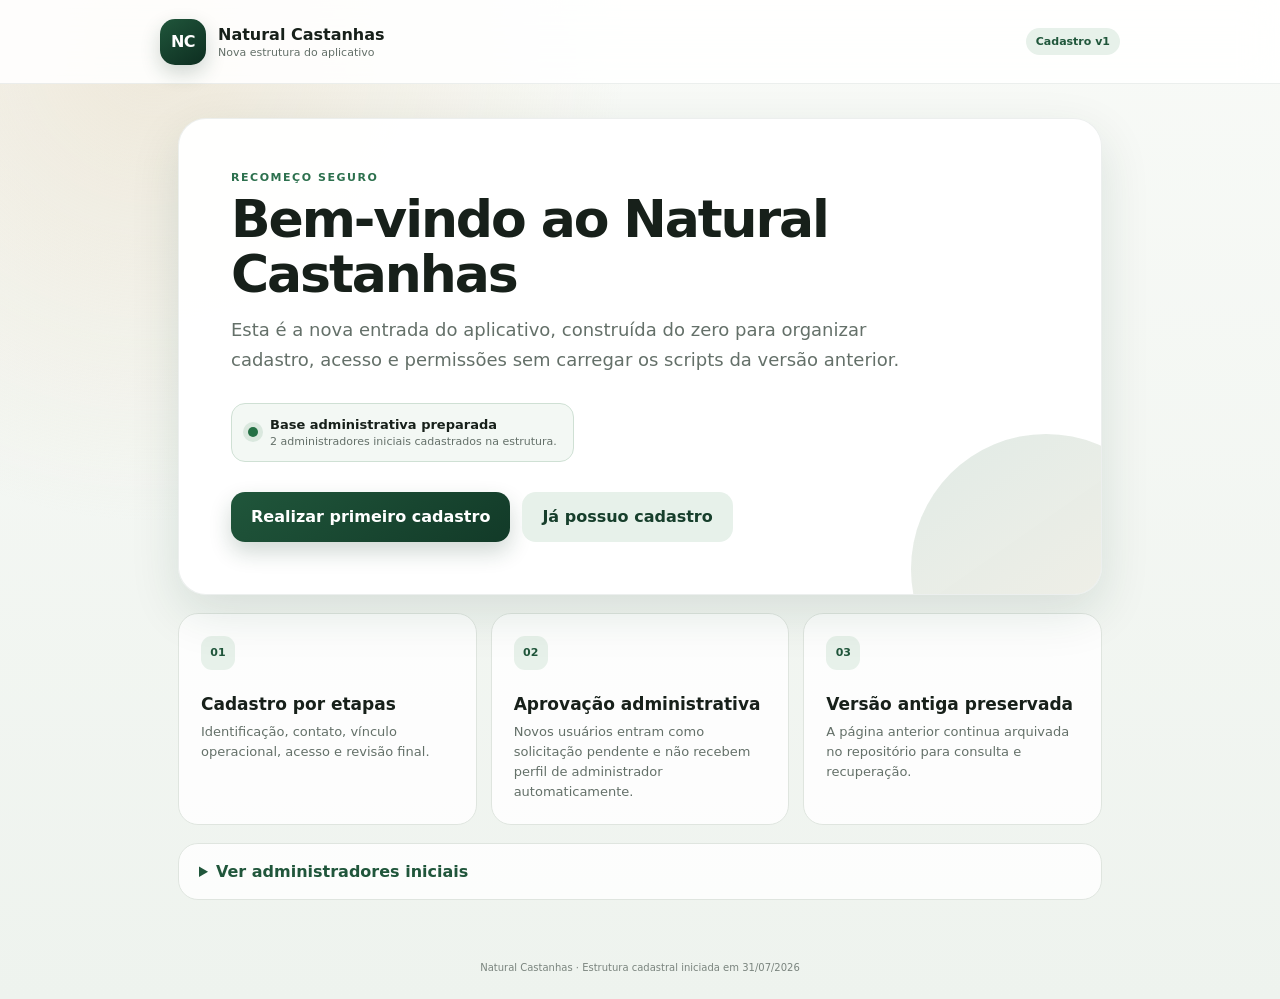
<file: index.html>
<!doctype html>
<html lang="pt-BR">
<head>
  <meta charset="UTF-8">
  <meta name="viewport" content="width=device-width, initial-scale=1, viewport-fit=cover">
  <meta name="theme-color" content="#173f2c">
  <meta name="description" content="Cadastro inicial do aplicativo Natural Castanhas.">
  <title>Natural Castanhas — Cadastro inicial</title>
  <link rel="manifest" href="manifest.webmanifest">
  <link rel="icon" href="141FEC0C-C074-45A3-84B5-4538207A5C5E.png">
  <link rel="apple-touch-icon" href="141FEC0C-C074-45A3-84B5-4538207A5C5E.png">
  <link rel="stylesheet" href="nova-versao/styles.css?v=20260731-1">
  <!--
    LEGACY-SCRIPT-GUARD:
    nucleo3-integrado.js nucleo3-melhorias.js nucleo4-estoque.js ios-form-fix.js
    nucleo8-link.js nucleo10-link.js nucleo11-usuarios.js barra-inferior.js
    data-safety.js flow-health.js nucleo0.js admin-bootstrap.js auth-gate.js
    admin-center.js admin-inicial-tiago.js password-recovery.js cadastro-pessoa.js
    auth-login-hotfix.js dashboard-consolidado.js
  -->
</head>
<body>
  <div class="app" id="app">
    <header class="app-header">
      <a class="brand" href="#inicio" data-route="landingView" aria-label="Natural Castanhas — início">
        <span class="brand-mark" aria-hidden="true">NC</span>
        <span>
          <strong>Natural Castanhas</strong>
          <small>Nova estrutura do aplicativo</small>
        </span>
      </a>
      <span class="version-badge">Cadastro v1</span>
    </header>

    <main class="main-shell">
      <section class="view active" id="landingView" aria-labelledby="landingTitle">
        <div class="hero-card">
          <div class="hero-copy">
            <p class="eyebrow">Recomeço seguro</p>
            <h1 id="landingTitle">Bem-vindo ao Natural Castanhas</h1>
            <p class="lead">Esta é a nova entrada do aplicativo, construída do zero para organizar cadastro, acesso e permissões sem carregar os scripts da versão anterior.</p>
          </div>

          <div class="hero-status" aria-label="Situação da nova estrutura">
            <span class="status-dot" aria-hidden="true"></span>
            <div>
              <strong>Base administrativa preparada</strong>
              <small>2 administradores iniciais cadastrados na estrutura.</small>
            </div>
          </div>

          <div class="primary-actions">
            <button class="button primary" type="button" data-route="registrationView">Realizar primeiro cadastro</button>
            <button class="button secondary" type="button" data-route="accessView">Já possuo cadastro</button>
          </div>
        </div>

        <section class="info-grid" aria-label="Estrutura inicial">
          <article class="info-card">
            <span class="info-number">01</span>
            <h2>Cadastro por etapas</h2>
            <p>Identificação, contato, vínculo operacional, acesso e revisão final.</p>
          </article>
          <article class="info-card">
            <span class="info-number">02</span>
            <h2>Aprovação administrativa</h2>
            <p>Novos usuários entram como solicitação pendente e não recebem perfil de administrador automaticamente.</p>
          </article>
          <article class="info-card">
            <span class="info-number">03</span>
            <h2>Versão antiga preservada</h2>
            <p>A página anterior continua arquivada no repositório para consulta e recuperação.</p>
          </article>
        </section>

        <details class="admin-details">
          <summary>Ver administradores iniciais</summary>
          <div class="admin-list" id="adminList"></div>
        </details>
      </section>

      <section class="view" id="registrationView" aria-labelledby="registrationTitle">
        <div class="page-heading">
          <button class="back-button" type="button" data-route="landingView" aria-label="Voltar ao início">←</button>
          <div>
            <p class="eyebrow">Primeiro cadastro</p>
            <h1 id="registrationTitle">Criar solicitação de acesso</h1>
          </div>
        </div>

        <div class="wizard-card">
          <div class="progress-header">
            <div>
              <span id="stepLabel">Etapa 1 de 5</span>
              <strong id="stepTitle">Identificação</strong>
            </div>
            <span id="progressPercent">20%</span>
          </div>
          <div class="progress-track" aria-hidden="true">
            <span id="progressBar"></span>
          </div>

          <ol class="step-dots" aria-label="Etapas do cadastro">
            <li class="active" data-step-dot="1"><span>1</span><small>Identificação</small></li>
            <li data-step-dot="2"><span>2</span><small>Contato</small></li>
            <li data-step-dot="3"><span>3</span><small>Operação</small></li>
            <li data-step-dot="4"><span>4</span><small>Acesso</small></li>
            <li data-step-dot="5"><span>5</span><small>Revisão</small></li>
          </ol>

          <form id="registrationForm" novalidate>
            <fieldset class="form-step active" data-step="1">
              <legend>Dados de identificação</legend>
              <p class="step-description">Informe os dados da pessoa que utilizará o aplicativo.</p>
              <div class="form-grid">
                <label class="full">Nome completo
                  <input name="fullName" autocomplete="name" maxlength="120" required placeholder="Digite o nome completo">
                  <span class="field-error" data-error-for="fullName"></span>
                </label>
                <label>CPF
                  <input name="cpf" inputmode="numeric" autocomplete="off" maxlength="14" required placeholder="000.000.000-00">
                  <span class="field-error" data-error-for="cpf"></span>
                </label>
                <label>Data de nascimento
                  <input name="birthDate" type="date" required>
                  <span class="field-error" data-error-for="birthDate"></span>
                </label>
              </div>
            </fieldset>

            <fieldset class="form-step" data-step="2">
              <legend>Contato</legend>
              <p class="step-description">Estes dados serão utilizados para comunicação e recuperação futura de acesso.</p>
              <div class="form-grid">
                <label>WhatsApp
                  <input name="phone" inputmode="tel" autocomplete="tel" maxlength="16" required placeholder="(69) 99999-9999">
                  <span class="field-error" data-error-for="phone"></span>
                </label>
                <label>E-mail
                  <input name="email" type="email" autocomplete="email" maxlength="160" required placeholder="nome@exemplo.com">
                  <span class="field-error" data-error-for="email"></span>
                </label>
              </div>
            </fieldset>

            <fieldset class="form-step" data-step="3">
              <legend>Vínculo com a operação</legend>
              <p class="step-description">Defina onde o usuário atuará e qual perfil precisa solicitar.</p>
              <div class="form-grid">
                <label class="full">Empresa
                  <input name="company" value="Natural Castanhas" readonly>
                </label>
                <label>Função ou cargo
                  <input name="jobTitle" maxlength="80" required placeholder="Ex.: responsável financeiro">
                  <span class="field-error" data-error-for="jobTitle"></span>
                </label>
                <label>Perfil solicitado
                  <select name="requestedRole" required>
                    <option value="">Selecione</option>
                    <option value="Gestor operacional">Gestor operacional</option>
                    <option value="Compras e fornecedores">Compras e fornecedores</option>
                    <option value="Estoque e logística">Estoque e logística</option>
                    <option value="Financeiro e resultados">Financeiro e resultados</option>
                    <option value="Vendas e clientes">Vendas e clientes</option>
                    <option value="Consulta e relatórios">Consulta e relatórios</option>
                  </select>
                  <span class="field-error" data-error-for="requestedRole"></span>
                </label>
                <label>Cidade
                  <input name="city" maxlength="80" required placeholder="Cidade">
                  <span class="field-error" data-error-for="city"></span>
                </label>
                <label>Estado
                  <select name="state" required>
                    <option value="">Selecione</option>
                    <option value="AC">Acre</option><option value="AL">Alagoas</option><option value="AP">Amapá</option>
                    <option value="AM">Amazonas</option><option value="BA">Bahia</option><option value="CE">Ceará</option>
                    <option value="DF">Distrito Federal</option><option value="ES">Espírito Santo</option><option value="GO">Goiás</option>
                    <option value="MA">Maranhão</option><option value="MT">Mato Grosso</option><option value="MS">Mato Grosso do Sul</option>
                    <option value="MG">Minas Gerais</option><option value="PA">Pará</option><option value="PB">Paraíba</option>
                    <option value="PR">Paraná</option><option value="PE">Pernambuco</option><option value="PI">Piauí</option>
                    <option value="RJ">Rio de Janeiro</option><option value="RN">Rio Grande do Norte</option><option value="RS">Rio Grande do Sul</option>
                    <option value="RO">Rondônia</option><option value="RR">Roraima</option><option value="SC">Santa Catarina</option>
                    <option value="SP">São Paulo</option><option value="SE">Sergipe</option><option value="TO">Tocantins</option>
                  </select>
                  <span class="field-error" data-error-for="state"></span>
                </label>
              </div>
              <div class="security-note">
                <strong>Regra de segurança</strong>
                <p>O perfil Administrador não pode ser solicitado pelo cadastro público. Somente Tiago Pereira de Albuquerque e Hélio da Silva Pereira iniciam com essa função.</p>
              </div>
            </fieldset>

            <fieldset class="form-step" data-step="4">
              <legend>Identificação de acesso</legend>
              <p class="step-description">Crie o nome de usuário. A senha será definida após aprovação e conexão do banco de dados seguro.</p>
              <div class="form-grid">
                <label class="full">Nome de usuário
                  <input name="username" autocomplete="username" maxlength="40" required placeholder="Ex.: nome.sobrenome">
                  <span class="field-hint">Use letras, números, ponto, hífen ou sublinhado.</span>
                  <span class="field-error" data-error-for="username"></span>
                </label>
                <label class="checkbox-label full">
                  <input name="termsAccepted" type="checkbox" required>
                  <span>Confirmo que os dados são verdadeiros e autorizo o envio da solicitação para análise dos administradores.</span>
                  <span class="field-error" data-error-for="termsAccepted"></span>
                </label>
              </div>
              <div class="security-note neutral">
                <strong>Credenciais ainda não são armazenadas</strong>
                <p>Esta primeira versão cria apenas a estrutura cadastral. Senhas e autenticação serão implementadas com banco seguro, sem gravar senha no navegador.</p>
              </div>
            </fieldset>

            <fieldset class="form-step" data-step="5">
              <legend>Revisão final</legend>
              <p class="step-description">Confira os dados antes de registrar a solicitação.</p>
              <div class="review-grid" id="reviewGrid"></div>
              <div class="security-note neutral">
                <strong>Situação após o envio</strong>
                <p>O cadastro ficará como “Aguardando aprovação”. O usuário ainda não terá acesso aos núcleos do sistema.</p>
              </div>
            </fieldset>

            <div class="wizard-actions">
              <button class="button ghost" id="previousStep" type="button" hidden>Voltar</button>
              <button class="button primary" id="nextStep" type="button">Continuar</button>
              <button class="button primary" id="submitRegistration" type="submit" hidden>Enviar cadastro</button>
            </div>
          </form>
        </div>
      </section>

      <section class="view" id="accessView" aria-labelledby="accessTitle">
        <div class="page-heading">
          <button class="back-button" type="button" data-route="landingView" aria-label="Voltar ao início">←</button>
          <div>
            <p class="eyebrow">Situação do acesso</p>
            <h1 id="accessTitle">Consultar cadastro</h1>
          </div>
        </div>

        <div class="access-card">
          <p>Informe o nome completo, o nome de usuário ou o e-mail cadastrado.</p>
          <form id="accessLookupForm">
            <label>Identificação
              <input name="lookup" autocomplete="username" required placeholder="Digite sua identificação">
            </label>
            <button class="button primary" type="submit">Consultar situação</button>
          </form>
          <div class="lookup-result" id="lookupResult" hidden aria-live="polite"></div>
        </div>
      </section>

      <section class="view" id="successView" aria-labelledby="successTitle">
        <div class="success-card">
          <span class="success-icon" aria-hidden="true">✓</span>
          <p class="eyebrow">Cadastro registrado</p>
          <h1 id="successTitle">Solicitação enviada para aprovação</h1>
          <p>O cadastro foi salvo nesta estrutura inicial com a situação <strong>Aguardando aprovação</strong>.</p>
          <div class="protocol-card">
            <span>Protocolo local</span>
            <strong id="registrationProtocol"></strong>
          </div>
          <button class="button primary" type="button" data-route="landingView">Voltar ao início</button>
        </div>
      </section>
    </main>

    <div class="toast" id="toast" role="status" aria-live="polite"></div>
    <footer class="app-footer">Natural Castanhas · Estrutura cadastral iniciada em 31/07/2026</footer>
  </div>

  <script src="nova-versao/app.js?v=20260731-1" defer></script>
</body>
</html>
</file>
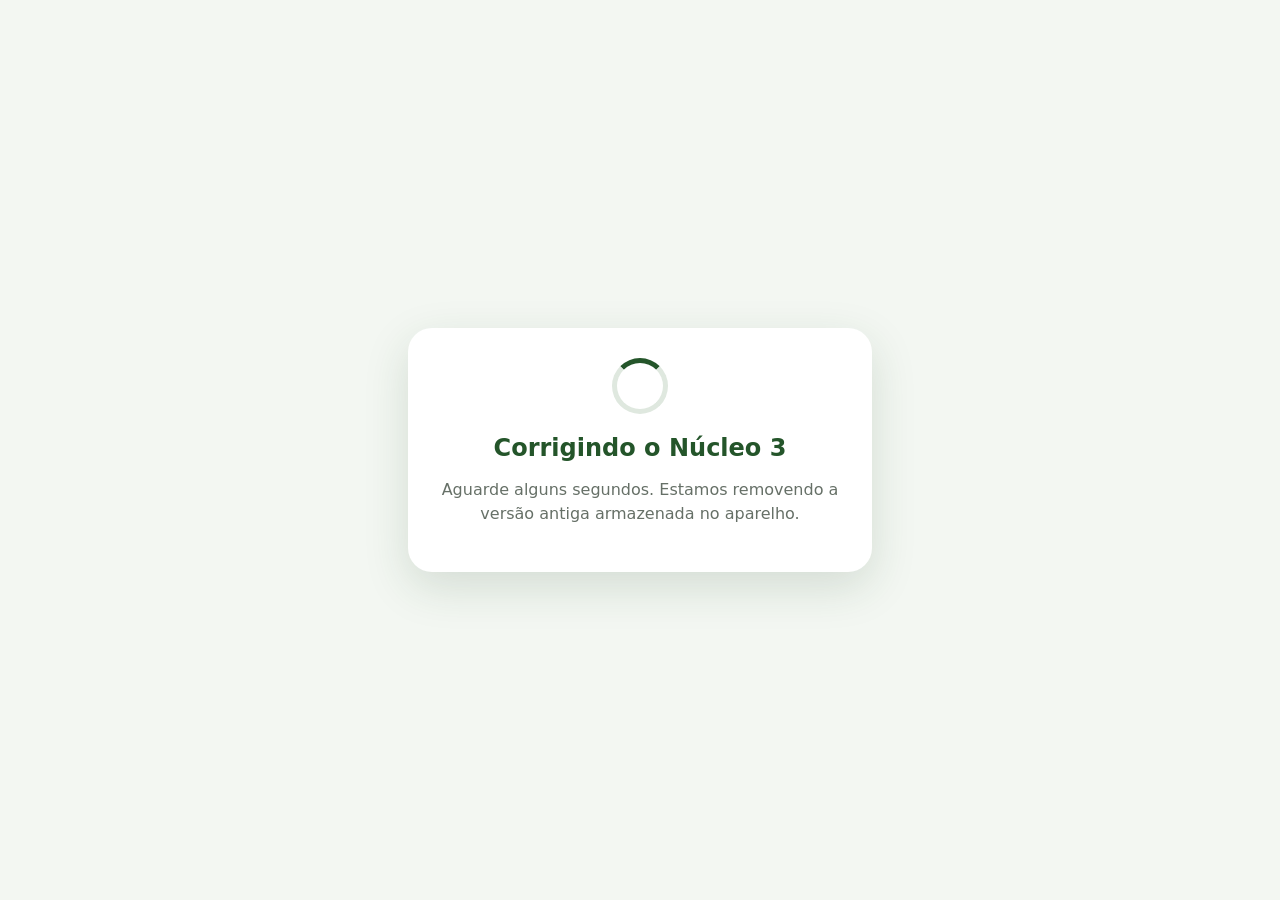
<file: corrigir-modulo3.html>
<!DOCTYPE html>
<html lang="pt-BR">
<head>
<meta charset="UTF-8">
<meta name="viewport" content="width=device-width,initial-scale=1,viewport-fit=cover">
<meta name="theme-color" content="#24552a">
<title>Corrigindo Natural Castanhas</title>
<style>
body{margin:0;min-height:100vh;display:grid;place-items:center;padding:24px;box-sizing:border-box;font-family:system-ui,-apple-system,sans-serif;background:#f3f7f2;color:#1e241f;text-align:center}.box{max-width:420px;background:#fff;border-radius:24px;padding:30px 22px;box-shadow:0 15px 45px rgba(35,72,41,.15)}h1{font-size:24px;margin:0 0 12px;color:#24552a}p{line-height:1.5;color:#667067}.loader{width:46px;height:46px;border:5px solid #dfe8df;border-top-color:#24552a;border-radius:50%;margin:0 auto 20px;animation:girar .8s linear infinite}.ok{font-size:48px;margin-bottom:12px}@keyframes girar{to{transform:rotate(360deg)}}button{border:0;border-radius:14px;background:#24552a;color:#fff;padding:15px 20px;font-size:16px;font-weight:800;width:100%;display:none}
</style>
</head>
<body>
<div class="box"><div id="icon" class="loader"></div><h1 id="title">Corrigindo o Núcleo 3</h1><p id="message">Aguarde alguns segundos. Estamos removendo a versão antiga armazenada no aparelho.</p><button id="openButton">Abrir Natural Castanhas</button></div>
<script>
(async function(){
 const icon=document.getElementById('icon'),title=document.getElementById('title'),message=document.getElementById('message'),button=document.getElementById('openButton');
 const finish=function(){icon.className='ok';icon.textContent='✓';title.textContent='Correção concluída';message.textContent='O acesso ao Núcleo 3 foi atualizado. O aplicativo será aberto agora.';button.style.display='block';button.onclick=function(){location.replace('./index.html?versao=4&t='+Date.now())};setTimeout(button.onclick,1200)};
 try{
   if('serviceWorker' in navigator){
     const regs=await navigator.serviceWorker.getRegistrations();
     await Promise.all(regs.map(function(reg){return reg.unregister()}));
   }
   if('caches' in window){
     const keys=await caches.keys();
     await Promise.all(keys.map(function(key){return caches.delete(key)}));
   }
   if('serviceWorker' in navigator){
     await navigator.serviceWorker.register('./service-worker.js?v=4',{scope:'./'});
     await navigator.serviceWorker.ready;
   }
   finish();
 }catch(error){
   icon.className='ok';icon.textContent='!';title.textContent='Não foi possível concluir';message.textContent='Toque no botão abaixo para abrir o Núcleo 3 diretamente.';button.style.display='block';button.textContent='Abrir Núcleo 3';button.onclick=function(){location.href='./module3.html?t='+Date.now()};
 }
})();
</script>
</body>
</html>
</file>
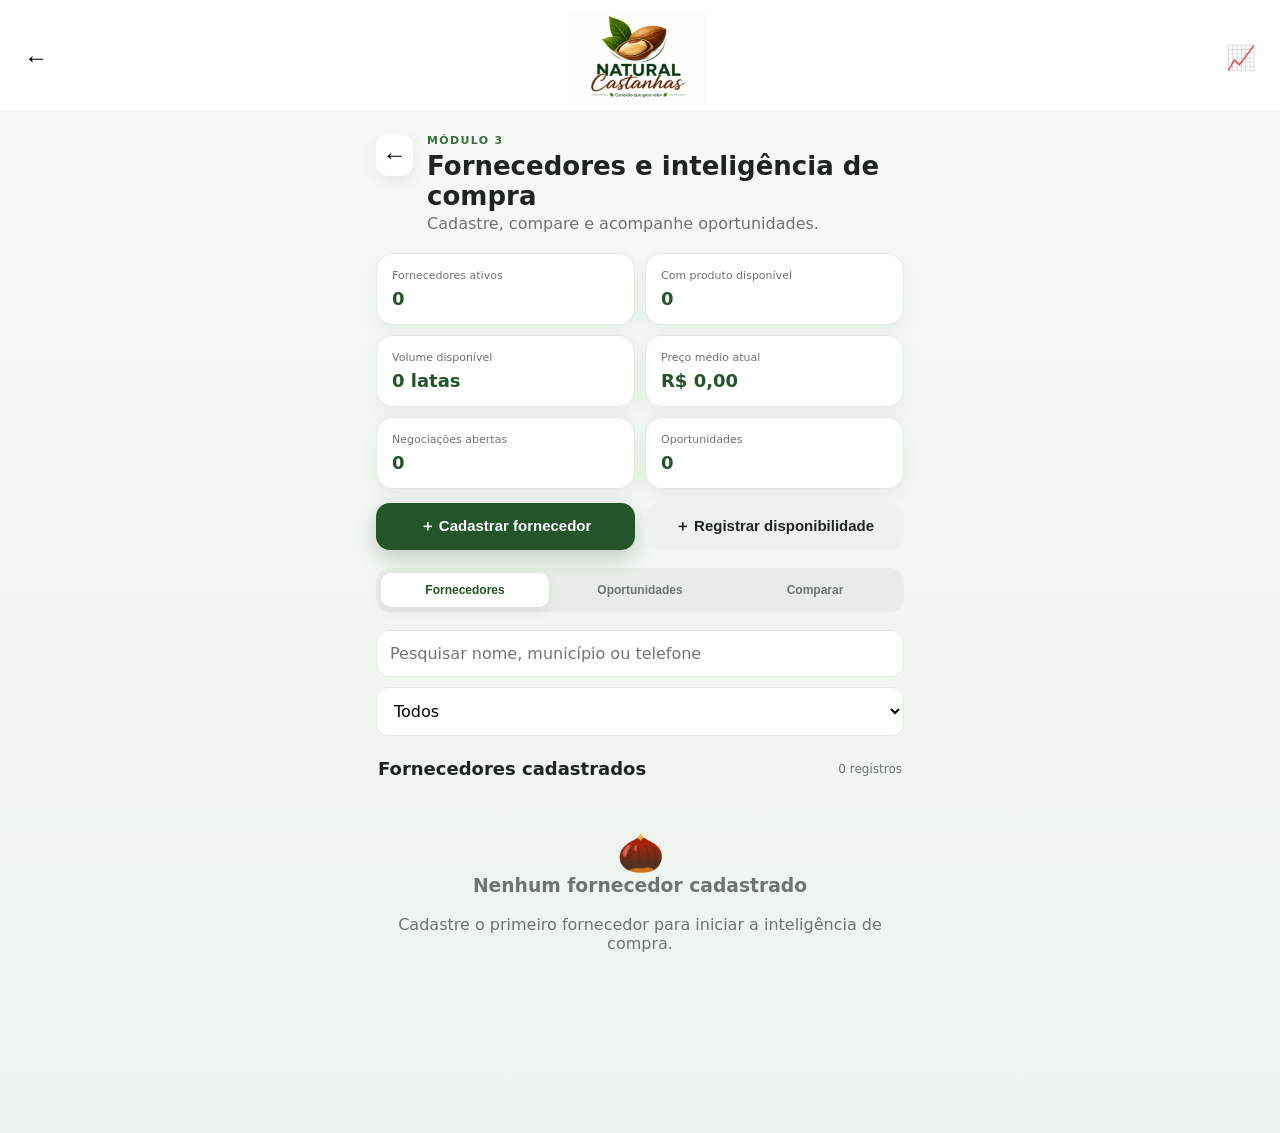
<file: module3.html>
<!DOCTYPE html>
<html lang="pt-BR">
<head>
<meta charset="UTF-8">
<meta name="viewport" content="width=device-width,initial-scale=1,viewport-fit=cover">
<meta name="theme-color" content="#24552a">
<title>Fornecedores e Inteligência de Compra</title>
<link rel="stylesheet" href="styles.css">
<link rel="stylesheet" href="module3.css">
</head>
<body>
<div id="supplierToast" class="toast" aria-live="polite"></div>
<header class="topbar"><button class="icon-button" onclick="location.href='./'">←</button><div class="brand-mini"><img src="7F68BA35-AEDF-4E80-9922-C8D2084BC8FA.png" alt="Natural Castanhas"></div><button class="icon-button">📈</button></header>
<main class="app-shell supplier-shell">
<section class="module-header supplier-title"><button class="back-button" onclick="location.href='./'">←</button><div><p class="eyebrow">Módulo 3</p><h1>Fornecedores e inteligência de compra</h1><p class="muted">Cadastre, compare e acompanhe oportunidades.</p></div></section>
<section class="supplier-summary">
<article><span>Fornecedores ativos</span><strong id="supplierMetricActive">0</strong></article>
<article><span>Com produto disponível</span><strong id="supplierMetricAvailable">0</strong></article>
<article><span>Volume disponível</span><strong id="supplierMetricVolume">0 latas</strong></article>
<article><span>Preço médio atual</span><strong id="supplierMetricPrice">R$ 0,00</strong></article>
<article><span>Negociações abertas</span><strong id="supplierMetricDeals">0</strong></article>
<article><span>Oportunidades</span><strong id="supplierMetricOpportunities">0</strong></article>
</section>
<div class="supplier-actions"><button class="primary-button" id="newSupplierButton">＋ Cadastrar fornecedor</button><button class="secondary-button wide" id="newAvailabilityButton">＋ Registrar disponibilidade</button></div>
<section class="supplier-tools">
<button data-tab="suppliers" class="active">Fornecedores</button>
<button data-tab="opportunities">Oportunidades</button>
<button data-tab="compare">Comparar</button>
</section>
<section id="suppliersPanel" class="supplier-panel active">
<div class="filters supplier-filters"><input id="supplierSearch" type="search" placeholder="Pesquisar nome, município ou telefone"><select id="supplierStatusFilter"><option value="all">Todos</option><option value="Recomendado">Recomendados</option><option value="Em observação">Em observação</option><option value="Com restrição">Com restrição</option><option value="available">Com produto disponível</option></select></div>
<div class="list-heading"><h2>Fornecedores cadastrados</h2><span id="supplierCount">0 registros</span></div>
<div id="supplierList" class="supplier-list"></div>
<div id="supplierEmpty" class="empty-state"><span>🌰</span><h3>Nenhum fornecedor cadastrado</h3><p>Cadastre o primeiro fornecedor para iniciar a inteligência de compra.</p></div>
</section>
<section id="opportunitiesPanel" class="supplier-panel">
<div class="list-heading"><h2>Oportunidades identificadas</h2><span>Preço e disponibilidade</span></div>
<div id="opportunityList" class="supplier-list"></div>
<div id="opportunityEmpty" class="empty-state"><span>💡</span><h3>Nenhuma oportunidade no momento</h3><p>Registre preços e volumes para o sistema comparar as ofertas.</p></div>
</section>
<section id="comparePanel" class="supplier-panel">
<div class="compare-intro"><h2>Comparativo de fornecedores</h2><p>Selecione até três fornecedores para comparar preço, volume, qualidade, distância e confiabilidade.</p></div>
<div id="compareSelector" class="compare-selector"></div>
<div id="compareResult" class="compare-result"></div>
</section>
</main>
<dialog id="supplierDialog"><form id="supplierForm" method="dialog"><input name="supplierId" type="hidden"><div class="dialog-header"><div><p class="eyebrow">Cadastro</p><h2 id="supplierDialogTitle">Novo fornecedor</h2></div><button type="button" class="close-button" data-close="supplierDialog">×</button></div><div class="form-grid"><label>Nome ou razão social<input name="name" required></label><label>Tipo<select name="type"><option>Produtor</option><option>Extrativista</option><option>Cooperativa</option><option>Associação</option><option>Intermediário</option><option>Empresa</option><option>Outro</option></select></label><label>CPF ou CNPJ<input name="document"></label><label>WhatsApp<input name="phone" type="tel"></label><label>Propriedade ou comunidade<input name="property"></label><label>Município<input name="city" required></label><label>Estado<input name="state" value="RO" maxlength="2"></label><label>Distância estimada (km)<input name="distance" type="number" min="0" step="0.1"></label><label>Forma de pagamento preferida<select name="payment"><option>PIX</option><option>Transferência</option><option>Dinheiro</option><option>Pagamento parcial</option><option>Pagamento após entrega</option><option>Outra</option></select></label><label>Status comercial<select name="status"><option>Recomendado</option><option>Em observação</option><option>Com restrição</option></select></label><label>Qualidade média (0 a 10)<input name="quality" type="number" min="0" max="10" step="0.1" value="8"></label><label>Confiabilidade (%)<input name="reliability" type="number" min="0" max="100" step="1" value="80"></label><label class="full">Observações<textarea name="notes" rows="3"></textarea></label></div><div class="dialog-actions"><button type="button" class="secondary-button" data-close="supplierDialog">Cancelar</button><button class="primary-button" type="submit">Salvar fornecedor</button></div></form></dialog>
<dialog id="availabilityDialog"><form id="availabilityForm" method="dialog"><div class="dialog-header"><div><p class="eyebrow">Oferta</p><h2>Registrar disponibilidade</h2></div><button type="button" class="close-button" data-close="availabilityDialog">×</button></div><div class="form-grid"><label>Fornecedor<select name="supplierId" id="availabilitySupplier" required></select></label><label>Data da informação<input name="date" type="date" required></label><label>Quantidade disponível (latas)<input name="quantity" type="number" min="0.01" step="0.01" required></label><label>Preço desejado por lata (R$)<input name="price" type="number" min="0.01" step="0.01" required></label><label>Validade da oferta<input name="validUntil" type="date"></label><label>Prazo de entrega (dias)<input name="deliveryDays" type="number" min="0" step="1"></label><label>Condição do produto<select name="condition"><option>Excelente</option><option>Boa</option><option>Regular</option><option>Necessita avaliação</option></select></label><label>Negociação<select name="negotiable"><option value="Sim">Preço negociável</option><option value="Não">Preço fechado</option></select></label><label class="full">Observações<textarea name="notes" rows="3"></textarea></label></div><div class="dialog-actions"><button type="button" class="secondary-button" data-close="availabilityDialog">Cancelar</button><button class="primary-button" type="submit">Salvar disponibilidade</button></div></form></dialog>
<script src="module3.js"></script>
</body></html>
</file>
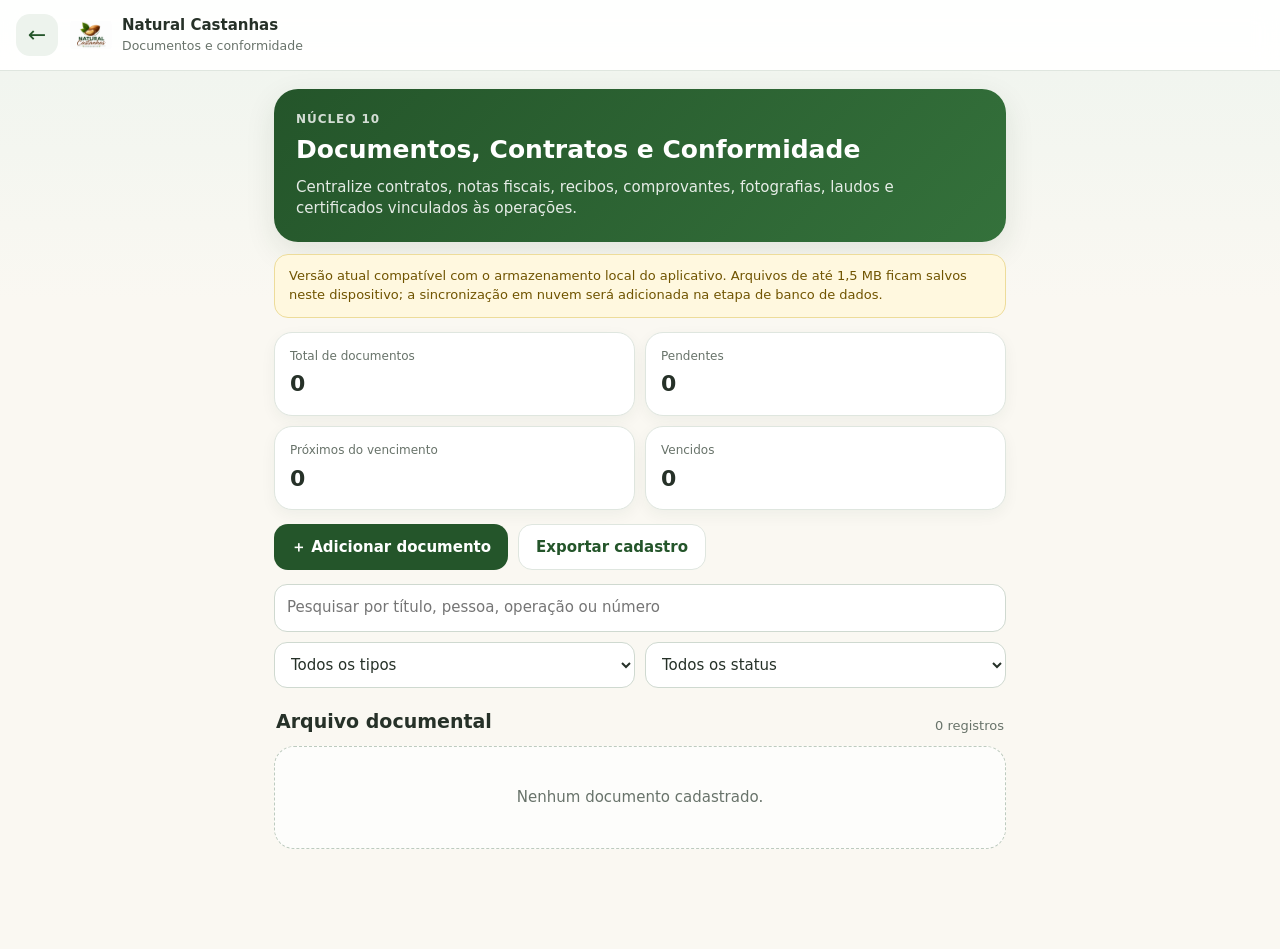
<file: nucleo-10-documentos.html>
<!doctype html>
<html lang="pt-BR">
<head>
<meta charset="UTF-8">
<meta name="viewport" content="width=device-width,initial-scale=1,viewport-fit=cover">
<meta name="theme-color" content="#24552a">
<title>Núcleo 10 — Documentos | Natural Castanhas</title>
<link rel="icon" href="141FEC0C-C074-45A3-84B5-4538207A5C5E.png">
<style>
:root{--green:#24552a;--green2:#34713b;--cream:#f6f2e8;--ink:#263128;--muted:#68736a;--line:#dfe6df;--danger:#a83737;--warn:#a36b00;--ok:#2f7a3d;--shadow:0 10px 30px rgba(28,58,32,.10)}*{box-sizing:border-box}body{margin:0;background:linear-gradient(180deg,#eef4ee 0,#faf8f2 300px);font:15px/1.45 system-ui,-apple-system,BlinkMacSystemFont,"Segoe UI",sans-serif;color:var(--ink)}button,input,select,textarea{font:inherit}.topbar{position:sticky;top:0;z-index:10;display:flex;align-items:center;gap:12px;padding:14px 16px;background:rgba(255,255,255,.94);backdrop-filter:blur(12px);border-bottom:1px solid var(--line)}.back{width:42px;height:42px;border:0;border-radius:14px;background:#edf3ed;color:var(--green);font-size:22px;cursor:pointer}.brand{display:flex;align-items:center;gap:10px;min-width:0}.brand img{width:42px;height:42px;object-fit:contain;border-radius:12px}.brand strong{display:block}.brand small{display:block;color:var(--muted)}main{max-width:760px;margin:auto;padding:18px 14px 100px}.hero{padding:22px;border-radius:24px;background:linear-gradient(135deg,var(--green),var(--green2));color:#fff;box-shadow:var(--shadow)}.eyebrow{margin:0 0 4px;text-transform:uppercase;letter-spacing:.08em;font-size:12px;font-weight:800;opacity:.8}.hero h1{margin:0;font-size:25px}.hero p:last-child{margin:8px 0 0;opacity:.88}.stats{display:grid;grid-template-columns:repeat(2,1fr);gap:10px;margin:14px 0}.stat{padding:15px;border-radius:18px;background:#fff;border:1px solid var(--line);box-shadow:0 5px 15px rgba(28,58,32,.05)}.stat span{display:block;color:var(--muted);font-size:12px}.stat strong{display:block;margin-top:3px;font-size:22px}.toolbar{display:flex;gap:10px;flex-wrap:wrap;margin:14px 0}.primary,.secondary{min-height:46px;border-radius:14px;padding:0 17px;font-weight:800;cursor:pointer}.primary{border:0;background:var(--green);color:#fff}.secondary{border:1px solid var(--line);background:#fff;color:var(--green)}.filters{display:grid;grid-template-columns:1fr 1fr;gap:10px;margin-bottom:14px}.filters input{grid-column:1/-1}.filters input,.filters select,.form-grid input,.form-grid select,.form-grid textarea{width:100%;border:1px solid #cfd9d0;background:#fff;border-radius:13px;padding:12px;color:var(--ink)}.section-head{display:flex;justify-content:space-between;align-items:end;margin:20px 2px 10px}.section-head h2{margin:0;font-size:19px}.section-head span{color:var(--muted);font-size:13px}.list{display:grid;gap:11px}.card{background:#fff;border:1px solid var(--line);border-radius:20px;padding:16px;box-shadow:0 5px 18px rgba(28,58,32,.05)}.card-top{display:flex;justify-content:space-between;gap:12px}.card h3{margin:0;font-size:17px}.meta{margin:7px 0;color:var(--muted);font-size:13px}.badges{display:flex;gap:6px;flex-wrap:wrap;margin:10px 0}.badge{display:inline-flex;padding:5px 9px;border-radius:999px;background:#edf3ed;color:var(--green);font-size:11px;font-weight:800}.badge.warn{background:#fff1cf;color:var(--warn)}.badge.danger{background:#fde4e4;color:var(--danger)}.badge.ok{background:#e2f4e5;color:var(--ok)}.notes{margin:8px 0}.actions{display:flex;gap:8px;flex-wrap:wrap;margin-top:12px}.actions button,.actions a{border:1px solid var(--line);background:#f8faf8;color:var(--green);border-radius:11px;padding:8px 10px;font-weight:700;text-decoration:none;cursor:pointer}.actions .danger{color:var(--danger)}.empty{text-align:center;padding:40px 20px;border:1px dashed #bdcbbf;border-radius:20px;background:rgba(255,255,255,.65);color:var(--muted)}dialog{width:min(680px,calc(100% - 24px));max-height:90vh;border:0;border-radius:24px;padding:0;box-shadow:0 20px 70px rgba(0,0,0,.25)}dialog::backdrop{background:rgba(10,26,13,.55)}form{padding:20px}.dialog-head{display:flex;justify-content:space-between;align-items:center;margin-bottom:15px}.dialog-head h2{margin:0}.close{border:0;background:#edf3ed;border-radius:50%;width:38px;height:38px;font-size:22px;cursor:pointer}.form-grid{display:grid;grid-template-columns:1fr 1fr;gap:12px}.form-grid label{font-size:13px;font-weight:700}.form-grid label.full{grid-column:1/-1}.form-grid textarea{min-height:90px;resize:vertical}.help{font-size:12px;color:var(--muted);margin:5px 0 0}.dialog-actions{display:flex;justify-content:flex-end;gap:10px;margin-top:18px}.audit{margin-top:10px;padding-top:10px;border-top:1px dashed var(--line);font-size:12px;color:var(--muted)}.notice{padding:12px 14px;border-radius:14px;background:#fff8df;border:1px solid #eddc9a;color:#705400;font-size:13px;margin:12px 0}@media(max-width:560px){.form-grid{grid-template-columns:1fr}.form-grid label.full{grid-column:auto}.filters{grid-template-columns:1fr}.filters input{grid-column:auto}.hero{padding:18px}.stats{grid-template-columns:1fr 1fr}.card-top{display:block}.card-top .badge{margin-top:8px}}
</style>
</head>
<body>
<header class="topbar"><button class="back" onclick="location.href='./'" aria-label="Voltar">←</button><div class="brand"><img src="7F68BA35-AEDF-4E80-9922-C8D2084BC8FA.png" alt="Natural Castanhas"><div><strong>Natural Castanhas</strong><small>Documentos e conformidade</small></div></div></header>
<main>
<section class="hero"><p class="eyebrow">Núcleo 10</p><h1>Documentos, Contratos e Conformidade</h1><p>Centralize contratos, notas fiscais, recibos, comprovantes, fotografias, laudos e certificados vinculados às operações.</p></section>
<div class="notice">Versão atual compatível com o armazenamento local do aplicativo. Arquivos de até 1,5 MB ficam salvos neste dispositivo; a sincronização em nuvem será adicionada na etapa de banco de dados.</div>
<section class="stats"><article class="stat"><span>Total de documentos</span><strong id="totalDocs">0</strong></article><article class="stat"><span>Pendentes</span><strong id="pendingDocs">0</strong></article><article class="stat"><span>Próximos do vencimento</span><strong id="expiringDocs">0</strong></article><article class="stat"><span>Vencidos</span><strong id="expiredDocs">0</strong></article></section>
<div class="toolbar"><button class="primary" id="newDoc">＋ Adicionar documento</button><button class="secondary" id="exportData">Exportar cadastro</button></div>
<section class="filters"><input id="search" placeholder="Pesquisar por título, pessoa, operação ou número"><select id="typeFilter"><option value="all">Todos os tipos</option></select><select id="statusFilter"><option value="all">Todos os status</option><option>Pendente</option><option>Em análise</option><option>Aprovado</option><option>Rejeitado</option><option>Vencido</option><option>Substituído</option><option>Arquivado</option></select></section>
<div class="section-head"><h2>Arquivo documental</h2><span id="resultCount">0 registros</span></div><section id="list" class="list"></section><div id="empty" class="empty">Nenhum documento cadastrado.</div>
</main>
<dialog id="docDialog"><form id="docForm"><input type="hidden" name="id"><div class="dialog-head"><h2 id="dialogTitle">Adicionar documento</h2><button type="button" class="close" data-close>×</button></div><div class="form-grid"><label>Tipo documental<select name="type" required></select></label><label>Título<input name="title" required placeholder="Ex.: Nota fiscal da compra 154"></label><label>Número do documento<input name="number" placeholder="Opcional"></label><label>Status<select name="status"><option>Pendente</option><option>Em análise</option><option>Aprovado</option><option>Rejeitado</option><option>Substituído</option><option>Arquivado</option></select></label><label>Data de emissão<input name="issueDate" type="date"></label><label>Data de validade<input name="expiryDate" type="date"></label><label>Pessoa/empresa relacionada<input name="relatedParty" placeholder="Fornecedor, cliente ou investidor"></label><label>Operação relacionada<input name="operation" placeholder="Compra, lote, venda, viagem..."></label><label>Responsável pelo envio<input name="owner" placeholder="Nome do usuário"></label><label>Arquivo<input name="file" type="file" accept="image/*,.pdf,.doc,.docx,.xls,.xlsx"><p class="help">PDF, imagem ou documento de até 1,5 MB.</p></label><label class="full">Observações<textarea name="notes"></textarea></label><label class="full">Motivo de rejeição ou substituição<textarea name="reason"></textarea></label></div><div class="dialog-actions"><button type="button" class="secondary" data-close>Cancelar</button><button class="primary">Salvar documento</button></div></form></dialog>
<script>
const KEY='naturalCastanhasDocuments';
const TYPES=['Contrato','Nota fiscal de entrada','Nota fiscal de saída','Recibo','Comprovante bancário','Fotografia','Laudo de qualidade','Certificado','Documento de fornecedor','Documento de cliente','Documento de investidor','Documento de transporte','Comprovante de entrega','Documento de veículo','CNH de motorista','Outro'];
const $=s=>document.querySelector(s);let docs=JSON.parse(localStorage.getItem(KEY)||'[]');
const today=()=>new Date().toISOString().slice(0,10);const fmt=d=>d?new Date(d+'T12:00:00').toLocaleDateString('pt-BR'):'Não informada';
function effectiveStatus(d){if(d.expiryDate&&d.expiryDate<today()&&!['Arquivado','Substituído'].includes(d.status))return'Vencido';return d.status}
function daysUntil(date){if(!date)return null;return Math.ceil((new Date(date+'T12:00:00')-new Date(today()+'T12:00:00'))/86400000)}
function save(){localStorage.setItem(KEY,JSON.stringify(docs));render()}
function escapeHtml(v=''){return String(v).replace(/[&<>'"]/g,c=>({'&':'&amp;','<':'&lt;','>':'&gt;',"'":'&#39;','"':'&quot;'}[c]))}
function badgeClass(s){return s==='Aprovado'?'ok':s==='Vencido'||s==='Rejeitado'?'danger':s==='Pendente'||s==='Em análise'?'warn':''}
function render(){const q=$('#search').value.toLowerCase(),type=$('#typeFilter').value,status=$('#statusFilter').value;const list=docs.filter(d=>{const s=effectiveStatus(d),hay=`${d.title} ${d.number} ${d.relatedParty} ${d.operation} ${d.type}`.toLowerCase();return(type==='all'||d.type===type)&&(status==='all'||s===status)&&hay.includes(q)});$('#totalDocs').textContent=docs.length;$('#pendingDocs').textContent=docs.filter(d=>['Pendente','Em análise'].includes(effectiveStatus(d))).length;$('#expiredDocs').textContent=docs.filter(d=>effectiveStatus(d)==='Vencido').length;$('#expiringDocs').textContent=docs.filter(d=>{const n=daysUntil(d.expiryDate);return n!==null&&n>=0&&n<=30}).length;$('#resultCount').textContent=`${list.length} ${list.length===1?'registro':'registros'}`;$('#empty').style.display=list.length?'none':'block';$('#list').innerHTML=list.map(d=>{const s=effectiveStatus(d),n=daysUntil(d.expiryDate);return `<article class="card"><div class="card-top"><div><h3>${escapeHtml(d.title)}</h3><p class="meta">${escapeHtml(d.type)}${d.number?` • Nº ${escapeHtml(d.number)}`:''}</p></div><span class="badge ${badgeClass(s)}">${s}</span></div><div class="badges">${d.relatedParty?`<span class="badge">${escapeHtml(d.relatedParty)}</span>`:''}${d.operation?`<span class="badge">${escapeHtml(d.operation)}</span>`:''}${n!==null&&n>=0&&n<=30?`<span class="badge warn">Vence em ${n} dias</span>`:''}</div><p class="meta">Emissão: ${fmt(d.issueDate)} • Validade: ${fmt(d.expiryDate)}</p>${d.notes?`<p class="notes">${escapeHtml(d.notes)}</p>`:''}${d.reason?`<p class="notes"><strong>Motivo:</strong> ${escapeHtml(d.reason)}</p>`:''}<div class="actions">${d.fileData?`<a href="${d.fileData}" download="${escapeHtml(d.fileName||'documento')}">Abrir/baixar</a>`:''}<button onclick="editDoc('${d.id}')">Editar</button><button onclick="approveDoc('${d.id}')">Aprovar</button><button class="danger" onclick="archiveDoc('${d.id}')">Arquivar</button></div><div class="audit">Enviado por ${escapeHtml(d.owner||'não informado')} em ${new Date(d.createdAt).toLocaleString('pt-BR')}${d.updatedAt?` • Atualizado em ${new Date(d.updatedAt).toLocaleString('pt-BR')}`:''}</div></article>`}).join('')}
function fillTypes(){const opts=TYPES.map(t=>`<option>${t}</option>`).join('');$('#typeFilter').innerHTML='<option value="all">Todos os tipos</option>'+opts;$('#docForm').elements.type.innerHTML=opts}
function openNew(){const f=$('#docForm');f.reset();f.elements.id.value='';f.elements.issueDate.value=today();$('#dialogTitle').textContent='Adicionar documento';$('#docDialog').showModal()}
window.editDoc=id=>{const d=docs.find(x=>x.id===id);if(!d)return;const f=$('#docForm');f.reset();Object.keys(d).forEach(k=>{if(f.elements[k]&&k!=='file')f.elements[k].value=d[k]||''});$('#dialogTitle').textContent='Editar documento';$('#docDialog').showModal()};
window.approveDoc=id=>{const d=docs.find(x=>x.id===id);if(d){d.status='Aprovado';d.updatedAt=new Date().toISOString();save()}};
window.archiveDoc=id=>{const d=docs.find(x=>x.id===id);if(d&&confirm('Arquivar este documento?')){d.status='Arquivado';d.updatedAt=new Date().toISOString();save()}};
$('#docForm').onsubmit=async e=>{e.preventDefault();const f=e.currentTarget,fd=new FormData(f),id=fd.get('id'),existing=docs.find(d=>d.id===id),file=f.elements.file.files[0];if(file&&file.size>1572864){alert('O arquivo excede 1,5 MB. Comprima-o antes de enviar.');return}let fileData=existing?.fileData||'',fileName=existing?.fileName||'',fileType=existing?.fileType||'';if(file){fileData=await new Promise((resolve,reject)=>{const r=new FileReader();r.onload=()=>resolve(r.result);r.onerror=reject;r.readAsDataURL(file)});fileName=file.name;fileType=file.type}const item={id:id||String(Date.now()),type:fd.get('type'),title:fd.get('title').trim(),number:fd.get('number').trim(),status:fd.get('status'),issueDate:fd.get('issueDate'),expiryDate:fd.get('expiryDate'),relatedParty:fd.get('relatedParty').trim(),operation:fd.get('operation').trim(),owner:fd.get('owner').trim(),notes:fd.get('notes').trim(),reason:fd.get('reason').trim(),fileData,fileName,fileType,createdAt:existing?.createdAt||new Date().toISOString(),updatedAt:existing?new Date().toISOString():''};if(existing)docs=docs.map(d=>d.id===id?item:d);else docs.unshift(item);try{save()}catch(err){alert('Não foi possível salvar. O armazenamento deste aparelho pode estar cheio.');return}$('#docDialog').close()};
$('#newDoc').onclick=openNew;document.querySelectorAll('[data-close]').forEach(b=>b.onclick=()=>$('#docDialog').close());$('#search').oninput=render;$('#typeFilter').onchange=render;$('#statusFilter').onchange=render;
$('#exportData').onclick=()=>{const clean=docs.map(({fileData,...d})=>d),blob=new Blob([JSON.stringify(clean,null,2)],{type:'application/json'}),a=document.createElement('a');a.href=URL.createObjectURL(blob);a.download=`natural-castanhas-documentos-${today()}.json`;a.click();URL.revokeObjectURL(a.href)};
fillTypes();render();
</script>
</body></html>
</file>
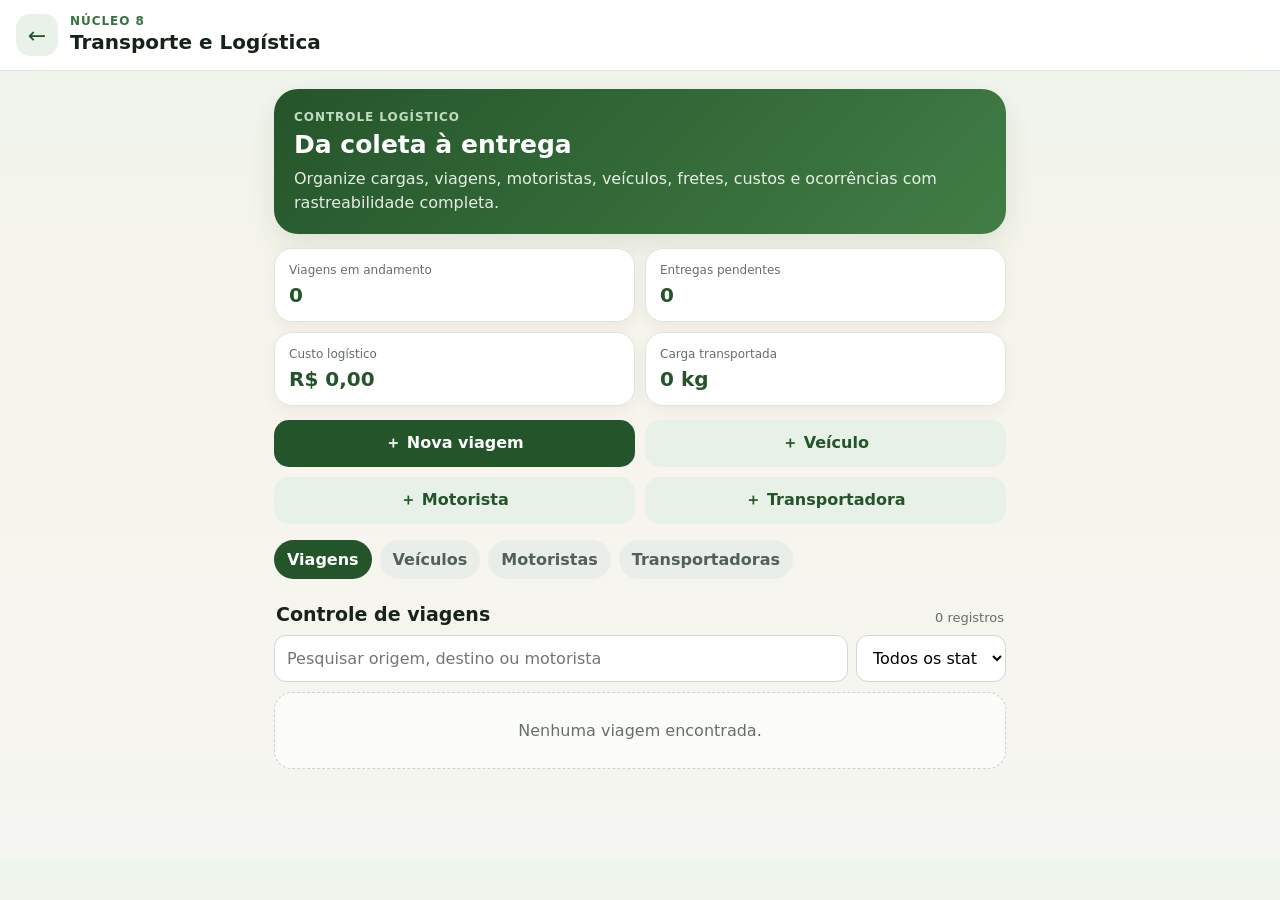
<file: nucleo-8-transporte.html>
<!doctype html>
<html lang="pt-BR">
<head>
<meta charset="UTF-8">
<meta name="viewport" content="width=device-width,initial-scale=1,viewport-fit=cover">
<meta name="theme-color" content="#24552a">
<title>Núcleo 8 — Transporte e Logística</title>
<style>
:root{--green:#24552a;--green2:#35743d;--cream:#f6f3e8;--card:#fff;--text:#17221a;--muted:#647067;--line:#dfe6df;--danger:#a93636;--shadow:0 10px 28px rgba(25,55,30,.10)}*{box-sizing:border-box}body{margin:0;background:linear-gradient(180deg,#eef5ed,#f7f4eb 38%,#f5f5f1);font-family:system-ui,-apple-system,BlinkMacSystemFont,"Segoe UI",sans-serif;color:var(--text)}button,input,select,textarea{font:inherit}.topbar{position:sticky;top:0;z-index:20;display:flex;align-items:center;gap:12px;padding:14px 16px;background:rgba(255,255,255,.94);backdrop-filter:blur(12px);border-bottom:1px solid var(--line)}.back{border:0;background:#e9f2e8;color:var(--green);width:42px;height:42px;border-radius:14px;font-size:22px}.topbar div{flex:1}.eyebrow{margin:0;color:var(--green2);font-size:12px;font-weight:800;text-transform:uppercase;letter-spacing:.08em}.topbar h1{font-size:20px;margin:2px 0}.shell{max-width:760px;margin:auto;padding:18px 14px 90px}.hero{background:linear-gradient(135deg,var(--green),#427d45);color:#fff;border-radius:24px;padding:20px;box-shadow:var(--shadow)}.hero h2{margin:4px 0 8px;font-size:25px}.hero p{margin:0;opacity:.88;line-height:1.45}.metrics{display:grid;grid-template-columns:repeat(2,1fr);gap:10px;margin:14px 0}.metric{background:#fff;border:1px solid var(--line);border-radius:18px;padding:14px;box-shadow:0 5px 16px rgba(20,50,25,.05)}.metric span{display:block;color:var(--muted);font-size:12px}.metric strong{display:block;margin-top:6px;font-size:20px;color:var(--green)}.actions{display:grid;grid-template-columns:repeat(2,1fr);gap:10px;margin:14px 0}.btn{border:0;border-radius:15px;padding:13px 12px;font-weight:800}.primary{background:var(--green);color:#fff}.secondary{background:#e8f1e7;color:var(--green)}.section-head{display:flex;align-items:end;justify-content:space-between;margin:22px 2px 10px}.section-head h2{margin:0;font-size:19px}.section-head span{color:var(--muted);font-size:13px}.filters{display:grid;grid-template-columns:1fr 150px;gap:8px;margin-bottom:10px}.filters input,.filters select,.form-grid input,.form-grid select,.form-grid textarea{width:100%;padding:12px;border:1px solid #cfd9d0;border-radius:12px;background:#fff}.list{display:grid;gap:10px}.card{background:#fff;border:1px solid var(--line);border-radius:19px;padding:15px;box-shadow:0 5px 18px rgba(20,50,25,.05)}.card-top{display:flex;justify-content:space-between;gap:12px}.card h3{margin:0 0 5px;font-size:17px}.card p{margin:5px 0;color:#526057;font-size:14px;line-height:1.4}.badge{display:inline-block;padding:5px 9px;border-radius:999px;background:#e7f3e6;color:var(--green);font-size:11px;font-weight:800}.badge.transit{background:#fff1ca;color:#765600}.badge.problem{background:#f8dddd;color:#8b2626}.card-actions{display:flex;flex-wrap:wrap;gap:7px;margin-top:12px}.card-actions button{border:0;background:#edf3ed;color:var(--green);padding:8px 10px;border-radius:10px;font-weight:700;font-size:12px}.card-actions .danger{color:var(--danger);background:#faeaea}.empty{text-align:center;padding:28px;color:var(--muted);background:#ffffffaa;border:1px dashed #c9d4ca;border-radius:18px}dialog{width:min(94vw,620px);border:0;border-radius:22px;padding:0;box-shadow:0 20px 80px #0005}dialog::backdrop{background:#10251399}.dialog-body{padding:18px}.dialog-head{display:flex;justify-content:space-between;align-items:center;margin-bottom:14px}.dialog-head h2{margin:0}.close{border:0;background:#edf1ed;width:38px;height:38px;border-radius:12px;font-size:20px}.form-grid{display:grid;grid-template-columns:repeat(2,1fr);gap:12px}.form-grid label{font-size:13px;font-weight:700;color:#425047}.form-grid label.full{grid-column:1/-1}.form-grid textarea{min-height:80px;resize:vertical}.dialog-actions{display:flex;justify-content:flex-end;margin-top:16px}.tabs{display:flex;overflow:auto;gap:8px;margin:16px 0 8px;padding-bottom:2px}.tab{white-space:nowrap;border:0;background:#e9eee9;color:#536057;padding:10px 13px;border-radius:999px;font-weight:700}.tab.active{background:var(--green);color:#fff}@media(max-width:560px){.filters,.form-grid{grid-template-columns:1fr}.actions{grid-template-columns:1fr 1fr}.metrics{grid-template-columns:1fr 1fr}.form-grid label.full{grid-column:auto}.hero h2{font-size:22px}}
</style>
</head>
<body>
<header class="topbar"><button class="back" onclick="location.href='index.html'">←</button><div><p class="eyebrow">Núcleo 8</p><h1>Transporte e Logística</h1></div></header>
<main class="shell">
<section class="hero"><p class="eyebrow" style="color:#d6edd4">Controle logístico</p><h2>Da coleta à entrega</h2><p>Organize cargas, viagens, motoristas, veículos, fretes, custos e ocorrências com rastreabilidade completa.</p></section>
<section class="metrics"><article class="metric"><span>Viagens em andamento</span><strong id="mTransit">0</strong></article><article class="metric"><span>Entregas pendentes</span><strong id="mPending">0</strong></article><article class="metric"><span>Custo logístico</span><strong id="mCost">R$ 0,00</strong></article><article class="metric"><span>Carga transportada</span><strong id="mLoad">0 kg</strong></article></section>
<section class="actions"><button class="btn primary" id="newTrip">＋ Nova viagem</button><button class="btn secondary" id="newVehicle">＋ Veículo</button><button class="btn secondary" id="newDriver">＋ Motorista</button><button class="btn secondary" id="newCarrier">＋ Transportadora</button></section>
<div class="tabs"><button class="tab active" data-tab="trips">Viagens</button><button class="tab" data-tab="vehicles">Veículos</button><button class="tab" data-tab="drivers">Motoristas</button><button class="tab" data-tab="carriers">Transportadoras</button></div>
<section id="tripsPanel"><div class="section-head"><h2>Controle de viagens</h2><span id="tripCount"></span></div><div class="filters"><input id="search" placeholder="Pesquisar origem, destino ou motorista"><select id="status"><option value="all">Todos os status</option><option>Planejada</option><option>Coleta agendada</option><option>Em carregamento</option><option>Em trânsito</option><option>Entregue</option><option>Cancelada</option><option>Com ocorrência</option></select></div><div id="tripList" class="list"></div></section>
<section id="vehiclesPanel" hidden><div class="section-head"><h2>Veículos</h2><span id="vehicleCount"></span></div><div id="vehicleList" class="list"></div></section>
<section id="driversPanel" hidden><div class="section-head"><h2>Motoristas</h2><span id="driverCount"></span></div><div id="driverList" class="list"></div></section>
<section id="carriersPanel" hidden><div class="section-head"><h2>Transportadoras</h2><span id="carrierCount"></span></div><div id="carrierList" class="list"></div></section>
</main>
<dialog id="tripDialog"><form id="tripForm" class="dialog-body"><div class="dialog-head"><h2>Nova viagem</h2><button type="button" class="close">×</button></div><div class="form-grid"><label>Tipo<select name="type"><option>Coleta de compra</option><option>Transferência entre depósitos</option><option>Entrega de venda</option><option>Outra movimentação</option></select></label><label>Data<input name="date" type="date" required></label><label>Origem<input name="origin" required></label><label>Destino<input name="destination" required></label><label>Motorista<select name="driverId" id="tripDriver"></select></label><label>Veículo<select name="vehicleId" id="tripVehicle"></select></label><label>Transportadora<select name="carrierId" id="tripCarrier"></select></label><label>Status<select name="status"><option>Planejada</option><option>Coleta agendada</option><option>Em carregamento</option><option>Em trânsito</option><option>Entregue</option><option>Com ocorrência</option><option>Cancelada</option></select></label><label>Peso previsto (kg)<input name="plannedWeight" type="number" min="0" step=".01"></label><label>Peso efetivo (kg)<input name="actualWeight" type="number" min="0" step=".01"></label><label>Distância (km)<input name="distance" type="number" min="0" step=".01"></label><label>Valor do frete<input name="freight" type="number" min="0" step=".01"></label><label>Combustível<input name="fuel" type="number" min="0" step=".01"></label><label>Pedágios<input name="tolls" type="number" min="0" step=".01"></label><label>Diárias/alimentação<input name="allowances" type="number" min="0" step=".01"></label><label>Outros custos<input name="otherCosts" type="number" min="0" step=".01"></label><label>Compra, lote ou venda vinculada<input name="reference"></label><label>Previsão de chegada<input name="eta" type="datetime-local"></label><label class="full">Rota e pontos de coleta<textarea name="route"></textarea></label><label class="full">Ocorrências e observações<textarea name="notes"></textarea></label></div><div class="dialog-actions"><button class="btn primary">Salvar viagem</button></div></form></dialog>
<dialog id="vehicleDialog"><form id="vehicleForm" class="dialog-body"><div class="dialog-head"><h2>Novo veículo</h2><button type="button" class="close">×</button></div><div class="form-grid"><label>Identificação<input name="name" placeholder="Ex.: Caminhão 01" required></label><label>Placa<input name="plate" required></label><label>Tipo<select name="type"><option>Caminhão</option><option>Carreta</option><option>Caminhonete</option><option>Utilitário</option><option>Outro</option></select></label><label>Capacidade (kg)<input name="capacity" type="number" min="0" required></label><label>Proprietário<input name="owner"></label><label>Situação<select name="status"><option>Disponível</option><option>Em viagem</option><option>Em manutenção</option><option>Inativo</option></select></label></div><div class="dialog-actions"><button class="btn primary">Salvar veículo</button></div></form></dialog>
<dialog id="driverDialog"><form id="driverForm" class="dialog-body"><div class="dialog-head"><h2>Novo motorista</h2><button type="button" class="close">×</button></div><div class="form-grid"><label>Nome<input name="name" required></label><label>Telefone<input name="phone"></label><label>CNH<input name="license"></label><label>Validade da CNH<input name="licenseExpiry" type="date"></label><label class="full">Observações<textarea name="notes"></textarea></label></div><div class="dialog-actions"><button class="btn primary">Salvar motorista</button></div></form></dialog>
<dialog id="carrierDialog"><form id="carrierForm" class="dialog-body"><div class="dialog-head"><h2>Nova transportadora</h2><button type="button" class="close">×</button></div><div class="form-grid"><label>Razão social<input name="name" required></label><label>CPF/CNPJ<input name="document"></label><label>Contato<input name="phone"></label><label>Forma de cobrança<select name="billing"><option>Por viagem</option><option>Por quilômetro</option><option>Por tonelada</option><option>Valor mensal</option><option>Personalizada</option></select></label><label class="full">Observações contratuais<textarea name="notes"></textarea></label></div><div class="dialog-actions"><button class="btn primary">Salvar transportadora</button></div></form></dialog>
<script>
const KEYS={trips:'naturalCastanhasTrips',vehicles:'naturalCastanhasVehicles',drivers:'naturalCastanhasDrivers',carriers:'naturalCastanhasCarriers'};const $=s=>document.querySelector(s),$$=s=>[...document.querySelectorAll(s)];const brl=new Intl.NumberFormat('pt-BR',{style:'currency',currency:'BRL'});let trips=JSON.parse(localStorage.getItem(KEYS.trips)||'[]'),vehicles=JSON.parse(localStorage.getItem(KEYS.vehicles)||'[]'),drivers=JSON.parse(localStorage.getItem(KEYS.drivers)||'[]'),carriers=JSON.parse(localStorage.getItem(KEYS.carriers)||'[]');const save=()=>{localStorage.setItem(KEYS.trips,JSON.stringify(trips));localStorage.setItem(KEYS.vehicles,JSON.stringify(vehicles));localStorage.setItem(KEYS.drivers,JSON.stringify(drivers));localStorage.setItem(KEYS.carriers,JSON.stringify(carriers));render()};const esc=v=>String(v??'').replace(/[&<>"']/g,m=>({'&':'&amp;','<':'&lt;','>':'&gt;','"':'&quot;',"'":'&#39;'}[m]));const date=v=>v?new Date(v+'T12:00:00').toLocaleDateString('pt-BR'):'—';const tripCost=t=>['freight','fuel','tolls','allowances','otherCosts'].reduce((a,k)=>a+Number(t[k]||0),0);const find=(arr,id)=>arr.find(x=>x.id===id);function options(){tripDriver.innerHTML='<option value="">Não informado</option>'+drivers.map(x=>`<option value="${x.id}">${esc(x.name)}</option>`).join('');tripVehicle.innerHTML='<option value="">Não informado</option>'+vehicles.map(x=>`<option value="${x.id}">${esc(x.name)} — ${esc(x.plate)}</option>`).join('');tripCarrier.innerHTML='<option value="">Próprio/Não informado</option>'+carriers.map(x=>`<option value="${x.id}">${esc(x.name)}</option>`).join('')}function render(){options();const transit=trips.filter(t=>['Em carregamento','Em trânsito'].includes(t.status)).length,pending=trips.filter(t=>!['Entregue','Cancelada'].includes(t.status)).length,cost=trips.filter(t=>t.status!=='Cancelada').reduce((a,t)=>a+tripCost(t),0),load=trips.filter(t=>t.status==='Entregue').reduce((a,t)=>a+Number(t.actualWeight||t.plannedWeight||0),0);mTransit.textContent=transit;mPending.textContent=pending;mCost.textContent=brl.format(cost);mLoad.textContent=load.toLocaleString('pt-BR',{maximumFractionDigits:2})+' kg';const q=search.value.toLowerCase(),st=status.value;const list=trips.filter(t=>(st==='all'||t.status===st)&&`${t.origin} ${t.destination} ${(find(drivers,t.driverId)||{}).name||''} ${t.reference||''}`.toLowerCase().includes(q));tripCount.textContent=`${list.length} registro${list.length===1?'':'s'}`;tripList.innerHTML=list.length?list.map(t=>{const d=find(drivers,t.driverId),v=find(vehicles,t.vehicleId),c=find(carriers,t.carrierId),cls=t.status==='Em trânsito'?'transit':t.status==='Com ocorrência'?'problem':'';return `<article class="card"><div class="card-top"><div><h3>${esc(t.origin)} → ${esc(t.destination)}</h3><span class="badge ${cls}">${esc(t.status)}</span></div><strong>${brl.format(tripCost(t))}</strong></div><p>${date(t.date)} • ${esc(t.type)}</p><p>Motorista: <strong>${esc(d?.name||'Não informado')}</strong> • Veículo: <strong>${esc(v?`${v.name} (${v.plate})`:'Não informado')}</strong></p><p>Carga: <strong>${Number(t.actualWeight||t.plannedWeight||0).toLocaleString('pt-BR')} kg</strong>${t.distance?` • ${Number(t.distance).toLocaleString('pt-BR')} km`:''}</p>${c?`<p>Transportadora: <strong>${esc(c.name)}</strong></p>`:''}${t.reference?`<p>Vínculo: <strong>${esc(t.reference)}</strong></p>`:''}${t.notes?`<p>${esc(t.notes)}</p>`:''}<div class="card-actions">${t.status!=='Entregue'?`<button onclick="setStatus('${t.id}','Em trânsito')">Em trânsito</button><button onclick="setStatus('${t.id}','Entregue')">Concluir entrega</button><button onclick="setStatus('${t.id}','Com ocorrência')">Registrar ocorrência</button>`:''}<button class="danger" onclick="removeTrip('${t.id}')">Excluir</button></div></article>`}).join(''):'<div class="empty">Nenhuma viagem encontrada.</div>';vehicleCount.textContent=`${vehicles.length} cadastrado${vehicles.length===1?'':'s'}`;vehicleList.innerHTML=vehicles.length?vehicles.map(v=>`<article class="card"><div class="card-top"><div><h3>${esc(v.name)}</h3><span class="badge">${esc(v.status)}</span></div><strong>${Number(v.capacity||0).toLocaleString('pt-BR')} kg</strong></div><p>${esc(v.type)} • Placa <strong>${esc(v.plate)}</strong></p><p>Proprietário: ${esc(v.owner||'Não informado')}</p><div class="card-actions"><button class="danger" onclick="removeItem('vehicles','${v.id}')">Excluir</button></div></article>`).join(''):'<div class="empty">Nenhum veículo cadastrado.</div>';driverCount.textContent=`${drivers.length} cadastrado${drivers.length===1?'':'s'}`;driverList.innerHTML=drivers.length?drivers.map(d=>`<article class="card"><h3>${esc(d.name)}</h3><p>${esc(d.phone||'Telefone não informado')} • CNH ${esc(d.license||'não informada')}</p><p>Validade: ${date(d.licenseExpiry)}</p><div class="card-actions"><button class="danger" onclick="removeItem('drivers','${d.id}')">Excluir</button></div></article>`).join(''):'<div class="empty">Nenhum motorista cadastrado.</div>';carrierCount.textContent=`${carriers.length} cadastrada${carriers.length===1?'':'s'}`;carrierList.innerHTML=carriers.length?carriers.map(c=>`<article class="card"><h3>${esc(c.name)}</h3><p>${esc(c.document||'Documento não informado')} • ${esc(c.phone||'Contato não informado')}</p><p>Cobrança: ${esc(c.billing)}</p><div class="card-actions"><button class="danger" onclick="removeItem('carriers','${c.id}')">Excluir</button></div></article>`).join(''):'<div class="empty">Nenhuma transportadora cadastrada.</div>'}function openDialog(id){const d=$(id);d.querySelector('form').reset();const di=d.querySelector('[name=date]');if(di)di.value=new Date().toISOString().slice(0,10);d.showModal()}newTrip.onclick=()=>openDialog('#tripDialog');newVehicle.onclick=()=>openDialog('#vehicleDialog');newDriver.onclick=()=>openDialog('#driverDialog');newCarrier.onclick=()=>openDialog('#carrierDialog');$$('dialog .close').forEach(b=>b.onclick=()=>b.closest('dialog').close());$$('.tab').forEach(b=>b.onclick=()=>{$$('.tab').forEach(x=>x.classList.toggle('active',x===b));['trips','vehicles','drivers','carriers'].forEach(x=>$(`#${x}Panel`).hidden=x!==b.dataset.tab)});search.oninput=render;status.onchange=render;function addForm(id,arr,dialog){$(id).onsubmit=e=>{e.preventDefault();const f=Object.fromEntries(new FormData(e.currentTarget));Object.keys(f).forEach(k=>{if(['plannedWeight','actualWeight','distance','freight','fuel','tolls','allowances','otherCosts','capacity'].includes(k))f[k]=Number(f[k]||0)});arr.unshift({id:String(Date.now()),...f});save();$(dialog).close()}}addForm('#tripForm',trips,'#tripDialog');addForm('#vehicleForm',vehicles,'#vehicleDialog');addForm('#driverForm',drivers,'#driverDialog');addForm('#carrierForm',carriers,'#carrierDialog');window.setStatus=(id,s)=>{const t=find(trips,id);if(t){t.status=s;save()}};window.removeTrip=id=>{if(confirm('Excluir esta viagem?')){trips=trips.filter(x=>x.id!==id);save()}};window.removeItem=(type,id)=>{if(!confirm('Excluir este cadastro?'))return;if(type==='vehicles')vehicles=vehicles.filter(x=>x.id!==id);if(type==='drivers')drivers=drivers.filter(x=>x.id!==id);if(type==='carriers')carriers=carriers.filter(x=>x.id!==id);save()};render();
</script>
</body></html>
</file>
<file: nova-versao/styles.css>
:root {
  --forest-950: #0d2d20;
  --forest-900: #123a28;
  --forest-800: #173f2c;
  --forest-700: #20563b;
  --forest-600: #2c704d;
  --forest-100: #e7f1ea;
  --cream: #f5f1e8;
  --sand: #e8dcc6;
  --ink: #17201a;
  --muted: #647069;
  --line: #dfe5df;
  --white: #ffffff;
  --danger: #a53b32;
  --success: #247044;
  --warning: #9a631b;
  --shadow: 0 18px 50px rgba(18, 58, 40, 0.12);
  --radius-xl: 28px;
  --radius-lg: 20px;
  --radius-md: 14px;
}

* { box-sizing: border-box; }
html { min-height: 100%; background: #edf2ed; scroll-behavior: smooth; }
body {
  min-height: 100vh;
  margin: 0;
  color: var(--ink);
  background:
    radial-gradient(circle at 12% 5%, rgba(232, 220, 198, 0.58), transparent 32%),
    linear-gradient(180deg, #f8faf7 0%, #eef3ee 100%);
  font-family: Inter, ui-sans-serif, system-ui, -apple-system, BlinkMacSystemFont, "Segoe UI", sans-serif;
  -webkit-font-smoothing: antialiased;
}
button, input, select { font: inherit; }
button { cursor: pointer; }
a { color: inherit; text-decoration: none; }

.app { min-height: 100vh; }
.app-header {
  position: sticky;
  top: 0;
  z-index: 20;
  display: flex;
  align-items: center;
  justify-content: space-between;
  gap: 14px;
  min-height: 84px;
  padding: max(14px, env(safe-area-inset-top)) max(18px, calc((100vw - 960px) / 2)) 14px;
  background: rgba(255, 255, 255, 0.88);
  border-bottom: 1px solid rgba(18, 58, 40, 0.08);
  backdrop-filter: blur(18px);
}
.brand { display: flex; align-items: center; gap: 12px; min-width: 0; }
.brand-mark {
  display: grid;
  flex: 0 0 46px;
  width: 46px;
  height: 46px;
  place-items: center;
  border-radius: 15px;
  color: var(--white);
  background: linear-gradient(145deg, var(--forest-700), var(--forest-950));
  box-shadow: 0 8px 20px rgba(18, 58, 40, 0.2);
  font-weight: 900;
  letter-spacing: -0.04em;
}
.brand strong, .brand small { display: block; }
.brand strong { font-size: 16px; }
.brand small { margin-top: 2px; color: var(--muted); font-size: 11px; }
.version-badge {
  flex: 0 0 auto;
  padding: 7px 10px;
  border-radius: 999px;
  color: var(--forest-700);
  background: var(--forest-100);
  font-size: 11px;
  font-weight: 800;
}

.main-shell { width: min(100%, 960px); margin: 0 auto; padding: 34px 18px 50px; }
.view { display: none; }
.view.active { display: block; animation: view-in 0.28s ease both; }
@keyframes view-in { from { opacity: 0; transform: translateY(8px); } to { opacity: 1; transform: none; } }

.hero-card, .wizard-card, .access-card, .success-card {
  border: 1px solid rgba(18, 58, 40, 0.08);
  border-radius: var(--radius-xl);
  background: rgba(255, 255, 255, 0.96);
  box-shadow: var(--shadow);
}
.hero-card { position: relative; overflow: hidden; padding: clamp(24px, 5vw, 52px); }
.hero-card::after {
  position: absolute;
  right: -80px;
  bottom: -110px;
  width: 270px;
  height: 270px;
  border-radius: 50%;
  background: linear-gradient(145deg, rgba(44, 112, 77, 0.14), rgba(232, 220, 198, 0.42));
  content: "";
}
.hero-copy, .hero-status, .primary-actions { position: relative; z-index: 1; }
.eyebrow {
  margin: 0 0 8px;
  color: var(--forest-600);
  font-size: 11px;
  font-weight: 900;
  letter-spacing: 0.14em;
  text-transform: uppercase;
}
h1, h2, p { margin-top: 0; }
h1 { margin-bottom: 14px; font-size: clamp(30px, 6vw, 52px); line-height: 1.05; letter-spacing: -0.04em; }
h2 { margin-bottom: 8px; font-size: 17px; }
.lead { max-width: 690px; margin-bottom: 0; color: var(--muted); font-size: clamp(15px, 2.5vw, 18px); line-height: 1.65; }
.hero-status {
  display: flex;
  align-items: center;
  gap: 12px;
  width: fit-content;
  max-width: 100%;
  margin-top: 28px;
  padding: 13px 16px;
  border: 1px solid #cfe0d4;
  border-radius: var(--radius-md);
  background: #f3f8f4;
}
.hero-status strong, .hero-status small { display: block; }
.hero-status strong { font-size: 13px; }
.hero-status small { margin-top: 3px; color: var(--muted); font-size: 11px; }
.status-dot { flex: 0 0 10px; width: 10px; height: 10px; border-radius: 50%; background: var(--success); box-shadow: 0 0 0 5px rgba(36, 112, 68, 0.12); }
.primary-actions { display: flex; flex-wrap: wrap; gap: 12px; margin-top: 30px; }

.button {
  min-height: 50px;
  padding: 13px 20px;
  border: 0;
  border-radius: var(--radius-md);
  font-weight: 850;
  transition: transform 0.16s ease, box-shadow 0.16s ease, opacity 0.16s ease;
}
.button:hover { transform: translateY(-1px); }
.button:active { transform: translateY(0); }
.button:disabled { cursor: not-allowed; opacity: 0.55; transform: none; }
.button.primary { color: var(--white); background: linear-gradient(145deg, var(--forest-700), var(--forest-900)); box-shadow: 0 10px 22px rgba(18, 58, 40, 0.2); }
.button.secondary { color: var(--forest-800); background: var(--forest-100); }
.button.ghost { color: var(--forest-800); background: transparent; border: 1px solid var(--line); }

.info-grid { display: grid; grid-template-columns: repeat(3, minmax(0, 1fr)); gap: 14px; margin-top: 18px; }
.info-card { min-height: 180px; padding: 22px; border: 1px solid var(--line); border-radius: var(--radius-lg); background: rgba(255, 255, 255, 0.82); }
.info-number { display: inline-grid; width: 34px; height: 34px; place-items: center; margin-bottom: 24px; border-radius: 11px; color: var(--forest-700); background: var(--forest-100); font-size: 11px; font-weight: 900; }
.info-card p { margin-bottom: 0; color: var(--muted); font-size: 13px; line-height: 1.55; }
.admin-details { margin-top: 18px; border: 1px solid var(--line); border-radius: var(--radius-lg); background: rgba(255,255,255,.82); }
.admin-details summary { padding: 18px 20px; color: var(--forest-700); font-weight: 850; cursor: pointer; }
.admin-list { display: grid; gap: 10px; padding: 0 20px 20px; }
.admin-item { display: flex; align-items: center; justify-content: space-between; gap: 14px; padding: 14px; border-radius: var(--radius-md); background: #f4f7f4; }
.admin-item strong, .admin-item small { display: block; }
.admin-item small { margin-top: 3px; color: var(--muted); }
.admin-role { padding: 6px 9px; border-radius: 999px; color: var(--forest-700); background: var(--forest-100); font-size: 10px; font-weight: 900; }

.page-heading { display: flex; align-items: center; gap: 14px; margin-bottom: 18px; }
.page-heading h1 { margin: 0; font-size: clamp(26px, 5vw, 38px); }
.back-button { display: grid; flex: 0 0 48px; width: 48px; height: 48px; place-items: center; border: 1px solid var(--line); border-radius: 15px; color: var(--forest-800); background: var(--white); font-size: 24px; box-shadow: 0 7px 18px rgba(18, 58, 40, 0.08); }

.wizard-card { padding: clamp(20px, 4vw, 34px); }
.progress-header { display: flex; align-items: flex-end; justify-content: space-between; gap: 12px; }
.progress-header span { color: var(--muted); font-size: 11px; font-weight: 800; }
.progress-header strong { display: block; margin-top: 4px; color: var(--forest-900); font-size: 19px; }
.progress-track { height: 8px; margin-top: 14px; overflow: hidden; border-radius: 999px; background: #e6ebe7; }
.progress-track span { display: block; width: 20%; height: 100%; border-radius: inherit; background: linear-gradient(90deg, var(--forest-600), var(--forest-900)); transition: width 0.25s ease; }
.step-dots { display: grid; grid-template-columns: repeat(5, 1fr); gap: 6px; margin: 22px 0 30px; padding: 0; list-style: none; }
.step-dots li { position: relative; display: flex; flex-direction: column; align-items: center; gap: 7px; color: #89918c; text-align: center; }
.step-dots li::before { position: absolute; top: 15px; right: 50%; width: 100%; height: 2px; background: #e3e8e4; content: ""; transform: translateX(-50%); z-index: 0; }
.step-dots li:first-child::before { display: none; }
.step-dots span { position: relative; z-index: 1; display: grid; width: 30px; height: 30px; place-items: center; border: 2px solid #d8ded9; border-radius: 50%; background: var(--white); font-size: 11px; font-weight: 900; }
.step-dots small { font-size: 10px; font-weight: 800; }
.step-dots li.active, .step-dots li.complete { color: var(--forest-700); }
.step-dots li.active span, .step-dots li.complete span { border-color: var(--forest-600); color: var(--white); background: var(--forest-600); }
.step-dots li.complete::before, .step-dots li.active::before { background: var(--forest-600); }

form fieldset { min-width: 0; margin: 0; padding: 0; border: 0; }
.form-step { display: none; }
.form-step.active { display: block; animation: view-in 0.22s ease both; }
.form-step legend { padding: 0; font-size: 22px; font-weight: 900; letter-spacing: -0.02em; }
.step-description { margin: 7px 0 22px; color: var(--muted); font-size: 13px; line-height: 1.55; }
.form-grid { display: grid; grid-template-columns: repeat(2, minmax(0, 1fr)); gap: 16px; }
.form-grid label, .access-card label { color: #37433b; font-size: 12px; font-weight: 800; }
.form-grid label.full { grid-column: 1 / -1; }
input, select {
  width: 100%;
  min-height: 50px;
  margin-top: 7px;
  padding: 12px 13px;
  border: 1px solid #d7ded8;
  border-radius: 13px;
  outline: 0;
  color: var(--ink);
  background: var(--white);
  transition: border-color 0.15s ease, box-shadow 0.15s ease;
}
input:focus, select:focus { border-color: var(--forest-600); box-shadow: 0 0 0 4px rgba(44, 112, 77, 0.11); }
input[readonly] { color: var(--muted); background: #f3f5f3; }
input.invalid, select.invalid { border-color: var(--danger); box-shadow: 0 0 0 3px rgba(165, 59, 50, 0.08); }
.field-error { display: block; min-height: 16px; margin-top: 5px; color: var(--danger); font-size: 10px; font-weight: 700; }
.field-hint { display: block; margin-top: 6px; color: var(--muted); font-size: 10px; font-weight: 600; }
.checkbox-label { display: grid; grid-template-columns: 24px 1fr; gap: 10px; align-items: start; padding: 14px; border: 1px solid var(--line); border-radius: var(--radius-md); background: #f8faf8; }
.checkbox-label input { width: 20px; min-height: 20px; height: 20px; margin: 0; }
.checkbox-label .field-error { grid-column: 2; }
.security-note { margin-top: 18px; padding: 15px 16px; border: 1px solid #ead9bd; border-radius: var(--radius-md); background: #fff8eb; }
.security-note.neutral { border-color: #d8e1da; background: #f4f8f5; }
.security-note strong { color: var(--forest-900); font-size: 12px; }
.security-note p { margin: 5px 0 0; color: var(--muted); font-size: 12px; line-height: 1.5; }
.wizard-actions { display: flex; justify-content: space-between; gap: 12px; margin-top: 28px; padding-top: 20px; border-top: 1px solid var(--line); }
.wizard-actions .button.primary { margin-left: auto; }

.review-grid { display: grid; grid-template-columns: repeat(2, minmax(0, 1fr)); gap: 10px; }
.review-item { min-width: 0; padding: 14px; border: 1px solid var(--line); border-radius: var(--radius-md); background: #f8faf8; }
.review-item span, .review-item strong { display: block; }
.review-item span { color: var(--muted); font-size: 10px; font-weight: 800; text-transform: uppercase; letter-spacing: 0.06em; }
.review-item strong { margin-top: 5px; overflow-wrap: anywhere; font-size: 13px; }

.access-card { max-width: 660px; margin: 0 auto; padding: clamp(22px, 4vw, 34px); }
.access-card > p { color: var(--muted); line-height: 1.55; }
.access-card .button { width: 100%; margin-top: 16px; }
.lookup-result { margin-top: 18px; padding: 17px; border: 1px solid var(--line); border-radius: var(--radius-md); background: #f5f8f5; }
.lookup-result.success { border-color: #cfe0d4; background: #f0f7f2; }
.lookup-result.warning { border-color: #ead9bd; background: #fff8eb; }
.lookup-result.error { border-color: #edcfcc; background: #fff4f3; }
.lookup-result strong, .lookup-result span { display: block; }
.lookup-result span { margin-top: 5px; color: var(--muted); font-size: 12px; line-height: 1.45; }

.success-card { max-width: 620px; margin: 40px auto 0; padding: clamp(28px, 6vw, 52px); text-align: center; }
.success-card h1 { font-size: clamp(28px, 5vw, 42px); }
.success-card > p { color: var(--muted); line-height: 1.6; }
.success-icon { display: grid; width: 64px; height: 64px; place-items: center; margin: 0 auto 20px; border-radius: 50%; color: var(--white); background: var(--success); font-size: 32px; font-weight: 900; box-shadow: 0 10px 25px rgba(36, 112, 68, 0.24); }
.protocol-card { margin: 22px 0; padding: 16px; border: 1px dashed #b9c9bd; border-radius: var(--radius-md); background: #f6f9f6; }
.protocol-card span, .protocol-card strong { display: block; }
.protocol-card span { color: var(--muted); font-size: 10px; text-transform: uppercase; letter-spacing: 0.08em; }
.protocol-card strong { margin-top: 5px; color: var(--forest-900); font-size: 18px; letter-spacing: 0.04em; }
.success-card .button { width: 100%; }

.toast {
  position: fixed;
  left: 50%;
  bottom: max(24px, env(safe-area-inset-bottom));
  z-index: 100;
  width: min(calc(100% - 36px), 520px);
  padding: 13px 16px;
  border-radius: 13px;
  color: var(--white);
  background: var(--forest-950);
  box-shadow: 0 15px 40px rgba(0,0,0,.22);
  opacity: 0;
  pointer-events: none;
  transform: translate(-50%, 12px);
  transition: 0.22s ease;
  text-align: center;
  font-size: 13px;
}
.toast.show { opacity: 1; transform: translate(-50%, 0); }
.app-footer { padding: 12px 18px calc(26px + env(safe-area-inset-bottom)); color: #7a847e; text-align: center; font-size: 10px; }

@media (max-width: 720px) {
  .main-shell { padding-top: 22px; }
  .info-grid { grid-template-columns: 1fr; }
  .info-card { min-height: 0; }
  .info-number { margin-bottom: 14px; }
  .form-grid, .review-grid { grid-template-columns: 1fr; }
  .form-grid label.full { grid-column: auto; }
  .step-dots small { display: none; }
  .hero-card { border-radius: 22px; }
}

@media (max-width: 480px) {
  .app-header { min-height: 76px; padding-left: 14px; padding-right: 14px; }
  .brand small { display: none; }
  .brand-mark { width: 42px; height: 42px; flex-basis: 42px; }
  .main-shell { padding-left: 12px; padding-right: 12px; }
  .primary-actions { display: grid; }
  .primary-actions .button { width: 100%; }
  .admin-item { align-items: flex-start; flex-direction: column; }
  .page-heading { align-items: flex-start; }
  .wizard-card { border-radius: 22px; }
  .wizard-actions { display: grid; grid-template-columns: 1fr 1fr; }
  .wizard-actions .button { width: 100%; }
  .wizard-actions .button.primary { margin-left: 0; }
  .wizard-actions #nextStep, .wizard-actions #submitRegistration { grid-column: 2; }
}

@media (prefers-reduced-motion: reduce) {
  *, *::before, *::after { scroll-behavior: auto !important; animation-duration: 0.01ms !important; transition-duration: 0.01ms !important; }
}
</file>
<file: styles.css>
:root{--green:#24552a;--green2:#34713c;--ink:#1e241f;--muted:#6d756f;--line:#e5e8e3;--white:#fff;--danger:#a7392d;--shadow:0 12px 35px rgba(35,72,41,.12)}*{box-sizing:border-box}html{background:#eef2ed}body{margin:0;font-family:Inter,ui-sans-serif,system-ui,-apple-system,BlinkMacSystemFont,"Segoe UI",sans-serif;color:var(--ink);background:linear-gradient(180deg,#f7faf6,#edf3ed);min-height:100vh;padding-bottom:92px}.topbar{position:sticky;top:0;z-index:20;height:112px;padding:max(12px,env(safe-area-inset-top)) 18px 8px;display:flex;align-items:center;justify-content:space-between;background:rgba(255,255,255,.94);backdrop-filter:blur(12px);border-bottom:1px solid rgba(0,0,0,.05)}.brand-mini{display:flex;align-items:center;justify-content:center;flex:1;overflow:hidden}.brand-mini img{height:92px;max-width:72vw;width:auto;object-fit:contain;display:block}.icon-button{border:0;background:transparent;font-size:24px;position:relative}.notification span{position:absolute;right:-3px;top:-3px;background:#d94b3d;color:#fff;border-radius:999px;font-size:10px;padding:2px 5px}.app-shell{max-width:560px;margin:0 auto;padding:22px 16px 10px}.view{display:none}.view.active{display:block}.welcome-row,.module-header,.section-title-row,.list-heading,.dialog-header,.dialog-actions{display:flex;align-items:center;justify-content:space-between;gap:14px}.eyebrow{margin:0 0 4px;text-transform:uppercase;letter-spacing:.12em;font-size:11px;font-weight:800;color:var(--green2)}h1,h2,h3,p{margin-top:0}h1{font-size:26px;margin-bottom:3px}h2{font-size:18px;margin-bottom:0}.muted{color:var(--muted);margin-bottom:0}.avatar{width:48px;height:48px;border-radius:50%;display:grid;place-items:center;background:var(--green);color:#fff;font-weight:800}.summary-card,.purchase-balance{margin-top:20px;background:linear-gradient(145deg,var(--green),#2f6d37);color:#fff;border-radius:22px;padding:18px;box-shadow:var(--shadow)}.card-heading{display:flex;justify-content:space-between;align-items:flex-start;gap:12px}.light{color:#d5ead7}.status-dot{font-size:11px;background:rgba(255,255,255,.16);padding:7px 9px;border-radius:999px}.metrics-grid{display:grid;grid-template-columns:repeat(2,1fr);gap:1px;background:rgba(255,255,255,.18);border-radius:15px;overflow:hidden;margin-top:15px}.metrics-grid article{background:rgba(255,255,255,.08);padding:13px}.metrics-grid span,.balance-breakdown span{display:block;font-size:11px;opacity:.85}.metrics-grid strong{display:block;margin-top:5px;font-size:16px}.section-title-row{margin:26px 2px 12px}.module-grid{display:grid;grid-template-columns:repeat(3,1fr);gap:10px}.module-card{min-height:145px;border:1px solid var(--line);border-radius:17px;background:#fff;padding:15px 10px;display:flex;flex-direction:column;align-items:center;justify-content:center;text-align:center;box-shadow:0 8px 22px rgba(30,50,35,.05);position:relative;color:var(--ink)}.module-card.featured{border:2px solid var(--green2)}.module-number{position:absolute;left:8px;top:8px;width:22px;height:22px;border-radius:50%;display:grid;place-items:center;background:var(--green);color:#fff;font-weight:800;font-size:11px}.module-icon{font-size:28px;margin-bottom:8px}.module-card strong{font-size:12px;line-height:1.25;text-transform:uppercase}.module-card small{font-size:10px;line-height:1.3;color:var(--muted);margin-top:6px}.locked{opacity:.72}.fee-card{display:flex;gap:14px;align-items:center;background:#f5eadc;border-radius:16px;padding:16px;margin-top:18px}.fee-icon{width:42px;height:42px;border-radius:50%;background:var(--green);color:#fff;display:grid;place-items:center;font-weight:900;font-size:20px}.fee-card p{margin:3px 0 0;color:var(--muted);font-size:13px}.module-header{justify-content:flex-start}.back-button,.close-button{border:0;background:#fff;width:42px;height:42px;border-radius:12px;font-size:24px;box-shadow:0 5px 16px rgba(0,0,0,.08)}.purchase-balance>div:first-child span{font-size:13px}.purchase-balance>div:first-child strong{display:block;font-size:27px;margin-top:4px}.balance-breakdown{display:grid;grid-template-columns:repeat(3,1fr);gap:10px;margin-top:17px}.balance-breakdown article{background:rgba(255,255,255,.12);padding:11px;border-radius:13px}.balance-breakdown strong{display:block;font-size:13px;margin-top:4px}.primary-button,.secondary-button,.danger-button{border:0;border-radius:14px;padding:14px 18px;font-weight:800;font-size:15px}.primary-button{background:var(--green);color:#fff;width:100%;margin:16px 0;box-shadow:0 8px 20px rgba(36,85,42,.24)}.secondary-button{background:#eef2ed;color:var(--ink)}.danger-button{background:var(--danger);color:#fff}.filters{display:grid;grid-template-columns:1fr;gap:10px}.filters input,.filters select,input,select,textarea{width:100%;border:1px solid var(--line);border-radius:12px;padding:13px;background:#fff;font:inherit}.list-heading{margin:22px 2px 10px}.list-heading span{font-size:12px;color:var(--muted)}.purchase-list,.investor-list,.capital-list{display:grid;gap:12px}.purchase-item,.investor-card,.capital-item{background:#fff;border:1px solid var(--line);border-radius:17px;padding:15px;box-shadow:0 6px 18px rgba(0,0,0,.04)}.purchase-item-top,.investor-head{display:flex;justify-content:space-between;gap:8px}.purchase-item h3,.investor-card h3,.capital-item h3{font-size:15px;margin-bottom:8px}.purchase-item p,.investor-card p,.capital-item p{font-size:13px;color:var(--muted);margin:5px 0}.purchase-item strong,.investor-card strong,.capital-item strong{color:var(--ink)}.badge{display:inline-flex;align-items:center;min-height:25px;border-radius:999px;padding:4px 9px;font-size:10px;font-weight:800;background:#edf4ed;color:var(--green)}.badge.open{background:#f3ecff;color:#6e3da3}.badge.wait{background:#fff0d8;color:#a55b00}.badge.partial{background:#e6f1ff;color:#2c63a5}.badge.cancelled{background:#fff0ef;color:var(--danger)}.item-actions{display:flex;gap:7px;margin-top:12px;flex-wrap:wrap}.item-actions button{border:0;border-radius:10px;padding:9px 10px;font-weight:700;background:#edf5ed;color:var(--green)}.item-actions .delete{background:#fff0ef;color:var(--danger)}.warning-text{color:var(--danger)!important;font-weight:700}.empty-state{text-align:center;padding:42px 20px;color:var(--muted)}.empty-state span{font-size:38px}.capital-summary{display:grid;grid-template-columns:repeat(2,1fr);gap:10px;margin-top:20px}.capital-summary article{background:#fff;border:1px solid var(--line);border-radius:17px;padding:15px;box-shadow:0 7px 20px rgba(30,50,35,.06)}.capital-summary span,.investor-metrics span{display:block;font-size:11px;color:var(--muted)}.capital-summary strong{display:block;margin-top:6px;font-size:18px;color:var(--green)}.dual-actions{display:grid;grid-template-columns:1fr 1fr;gap:10px;margin:14px 0}.dual-actions .primary-button{margin:0}.wide{width:100%}.investor-metrics{display:grid;grid-template-columns:repeat(2,1fr);gap:8px;margin-top:13px}.investor-metrics>div{background:#f4f7f3;border-radius:12px;padding:10px}.investor-metrics strong{display:block;margin-top:5px;font-size:13px}.capital-item.reversed{opacity:.62;border-style:dashed}.history{margin-top:10px;padding:10px;background:#f7f9f6;border-radius:12px}.history p{font-size:12px;margin:5px 0}details{margin-top:12px;border-top:1px solid var(--line);padding-top:10px}summary{cursor:pointer;color:var(--green);font-size:12px;font-weight:800}.bottom-nav{position:fixed;bottom:0;left:50%;transform:translateX(-50%);z-index:30;width:min(100%,560px);height:75px;padding:8px 18px max(8px,env(safe-area-inset-bottom));background:rgba(255,255,255,.96);backdrop-filter:blur(12px);border-top:1px solid var(--line);display:grid;grid-template-columns:repeat(5,1fr);align-items:center}.bottom-nav button{border:0;background:transparent;font-size:10px;display:flex;flex-direction:column;align-items:center;gap:4px;color:var(--muted)}.bottom-nav button span{font-size:20px}.bottom-nav .active{color:var(--green);font-weight:800}.bottom-nav .add{width:52px;height:52px;border-radius:50%;margin:auto;background:var(--green);color:#fff;font-size:30px;display:grid;place-items:center;box-shadow:0 7px 20px rgba(36,85,42,.3)}footer{text-align:center;font-size:11px;color:#788078;padding:24px 10px 6px}dialog{border:0;border-radius:22px;padding:0;width:min(92vw,540px);max-height:88vh;overflow:auto;box-shadow:0 25px 80px rgba(0,0,0,.25)}dialog::backdrop{background:rgba(16,31,19,.55);backdrop-filter:blur(4px)}dialog form{padding:20px}.form-grid{display:grid;grid-template-columns:1fr 1fr;gap:12px;margin-top:18px}.form-grid label,dialog form>label{font-size:12px;font-weight:700;color:#475047}.form-grid input,.form-grid select,.form-grid textarea,dialog form>label textarea{margin-top:6px}.form-grid .full{grid-column:1/-1}.dialog-actions{margin-top:18px;justify-content:flex-end}.dialog-actions .primary-button{width:auto;margin:0}.toast{position:fixed;top:120px;left:50%;transform:translate(-50%,-15px);background:#1f2e21;color:#fff;padding:11px 16px;border-radius:12px;opacity:0;pointer-events:none;transition:.25s;z-index:100;text-align:center;max-width:88vw}.toast.show{opacity:1;transform:translate(-50%,0)}@media(max-width:420px){.module-grid{grid-template-columns:repeat(2,1fr)}.form-grid{grid-template-columns:1fr}.form-grid .full{grid-column:auto}.metrics-grid{grid-template-columns:1fr 1fr}.balance-breakdown{grid-template-columns:1fr}.dual-actions{grid-template-columns:1fr}.capital-summary{grid-template-columns:1fr 1fr}.brand-mini img{height:84px}.topbar{height:104px}}
</file>
<file: module3.css>
.supplier-shell{padding-bottom:30px}.supplier-title{align-items:flex-start}.supplier-summary{display:grid;grid-template-columns:repeat(2,1fr);gap:10px;margin-top:20px}.supplier-summary article{background:#fff;border:1px solid var(--line);border-radius:17px;padding:15px;box-shadow:0 7px 20px rgba(30,50,35,.06)}.supplier-summary span{display:block;font-size:11px;color:var(--muted)}.supplier-summary strong{display:block;margin-top:6px;font-size:18px;color:var(--green)}.supplier-actions{display:grid;grid-template-columns:1fr 1fr;gap:10px;margin:14px 0}.supplier-actions .primary-button{margin:0}.supplier-tools{display:grid;grid-template-columns:repeat(3,1fr);gap:7px;background:#e8eee7;padding:5px;border-radius:14px;margin:18px 0}.supplier-tools button{border:0;background:transparent;padding:10px 6px;border-radius:10px;font-weight:800;font-size:12px;color:var(--muted)}.supplier-tools button.active{background:#fff;color:var(--green);box-shadow:0 4px 14px rgba(0,0,0,.07)}.supplier-panel{display:none}.supplier-panel.active{display:block}.supplier-list{display:grid;gap:12px}.supplier-card,.opportunity-card{background:#fff;border:1px solid var(--line);border-radius:18px;padding:15px;box-shadow:0 7px 20px rgba(30,50,35,.05)}.supplier-card-top{display:flex;justify-content:space-between;gap:12px}.supplier-card h3,.opportunity-card h3{font-size:16px;margin-bottom:4px}.supplier-card p,.opportunity-card p{font-size:13px;color:var(--muted);margin:5px 0}.supplier-score{min-width:66px;text-align:center;background:#eef5ed;border-radius:13px;padding:9px}.supplier-score strong{display:block;font-size:17px;color:var(--green)}.supplier-score span{font-size:10px;color:var(--muted)}.supplier-metrics{display:grid;grid-template-columns:repeat(2,1fr);gap:8px;margin-top:12px}.supplier-metrics div{background:#f5f7f4;border-radius:12px;padding:10px}.supplier-metrics span{display:block;font-size:10px;color:var(--muted)}.supplier-metrics strong{display:block;margin-top:4px;font-size:13px}.supplier-card .item-actions button{cursor:pointer}.supplier-filters{margin-top:8px}.compare-intro{background:#fff;border:1px solid var(--line);padding:16px;border-radius:17px}.compare-intro p{font-size:13px;color:var(--muted);margin:6px 0 0}.compare-selector{display:grid;gap:8px;margin:12px 0}.compare-option{display:flex;align-items:center;gap:10px;background:#fff;border:1px solid var(--line);padding:12px;border-radius:13px;font-size:13px}.compare-option input{width:auto}.compare-result{overflow:auto}.compare-table{width:100%;min-width:600px;border-collapse:separate;border-spacing:0;background:#fff;border:1px solid var(--line);border-radius:16px;overflow:hidden}.compare-table th,.compare-table td{padding:11px;border-bottom:1px solid var(--line);font-size:12px;text-align:left}.compare-table th{background:#edf4ed;color:var(--green)}.compare-table tr:last-child td{border-bottom:0}.best{font-weight:900;color:var(--green)}.opportunity-card{border-left:5px solid #d49a30}.opportunity-highlight{font-size:14px!important;color:var(--ink)!important}.danger-link{background:#fff0ef!important;color:var(--danger)!important}@media(max-width:420px){.supplier-actions{grid-template-columns:1fr}.supplier-summary{grid-template-columns:1fr 1fr}}
</file>
